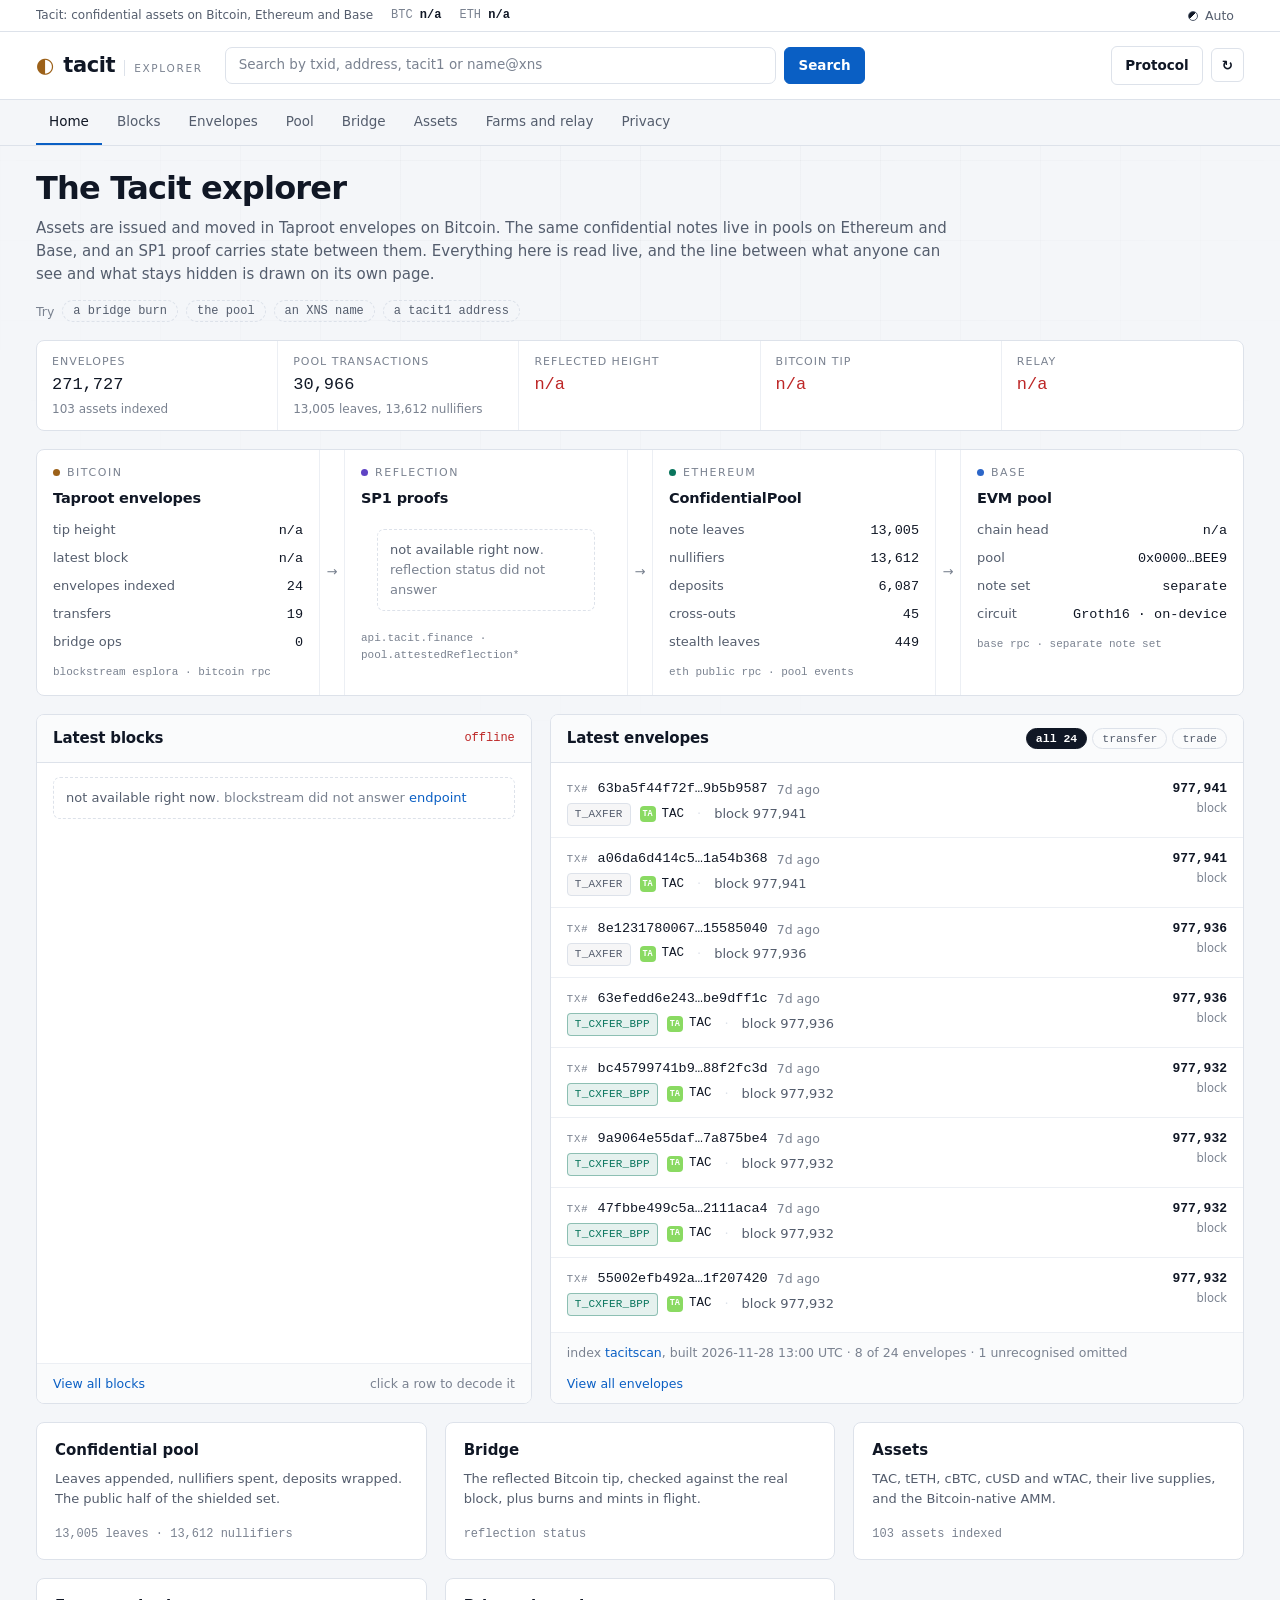
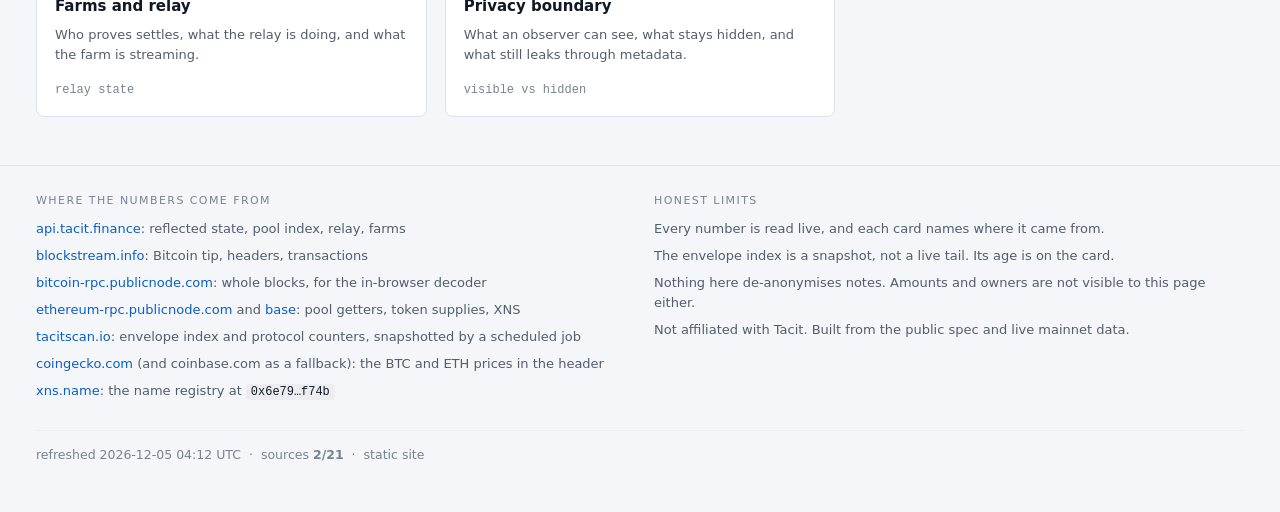
<file: index.html>
<!doctype html>
<html lang="en" data-theme="dark">
<head>
<meta charset="utf-8" />
<meta name="viewport" content="width=device-width, initial-scale=1" />
<title>Tacit Explorer: envelopes, pools and the bridge</title>
<meta name="description" content="A block explorer for Tacit: taproot envelopes on Bitcoin, confidential pools on Ethereum and Base, the bridge between them, and a plain line between what is public and what is not." />
<meta name="color-scheme" content="dark light" />
<meta property="og:title" content="Tacit Explorer: envelopes, pools and the bridge" />
<meta property="og:description" content="A block explorer for Tacit: taproot envelopes on Bitcoin, confidential pools on Ethereum and Base, the bridge between them, and a plain line between what is public and what is not." />
<link rel="icon" href="./favicon.svg" type="image/svg+xml" />
<link rel="stylesheet" href="./styles.css" />
<script>
  // Set the theme before first paint so there is no flash of the wrong one.
  (function () {
    try {
      var q = new URLSearchParams(location.search).get('theme');
      var pref = (q === 'light' || q === 'dim' || q === 'dark') ? q
        : (localStorage.getItem('tacit-explorer-theme') || 'auto');
      var resolved = pref;
      if (pref === 'auto') {
        resolved = window.matchMedia && window.matchMedia('(prefers-color-scheme: light)').matches ? 'light' : 'dark';
      }
      document.documentElement.dataset.theme = resolved;
    } catch (e) { /* keep the markup default */ }
  })();
</script>
</head>
<body data-page="home">
<a class="skip" href="#main">Skip to content</a>
<main id="main"></main>
<noscript>
  <p class="noscript">This explorer reads live chain data in the browser, so it needs JavaScript. Nothing is tracked or stored.</p>
</noscript>
<script type="module" src="./js/main.js"></script>
</body>
</html>
</file>
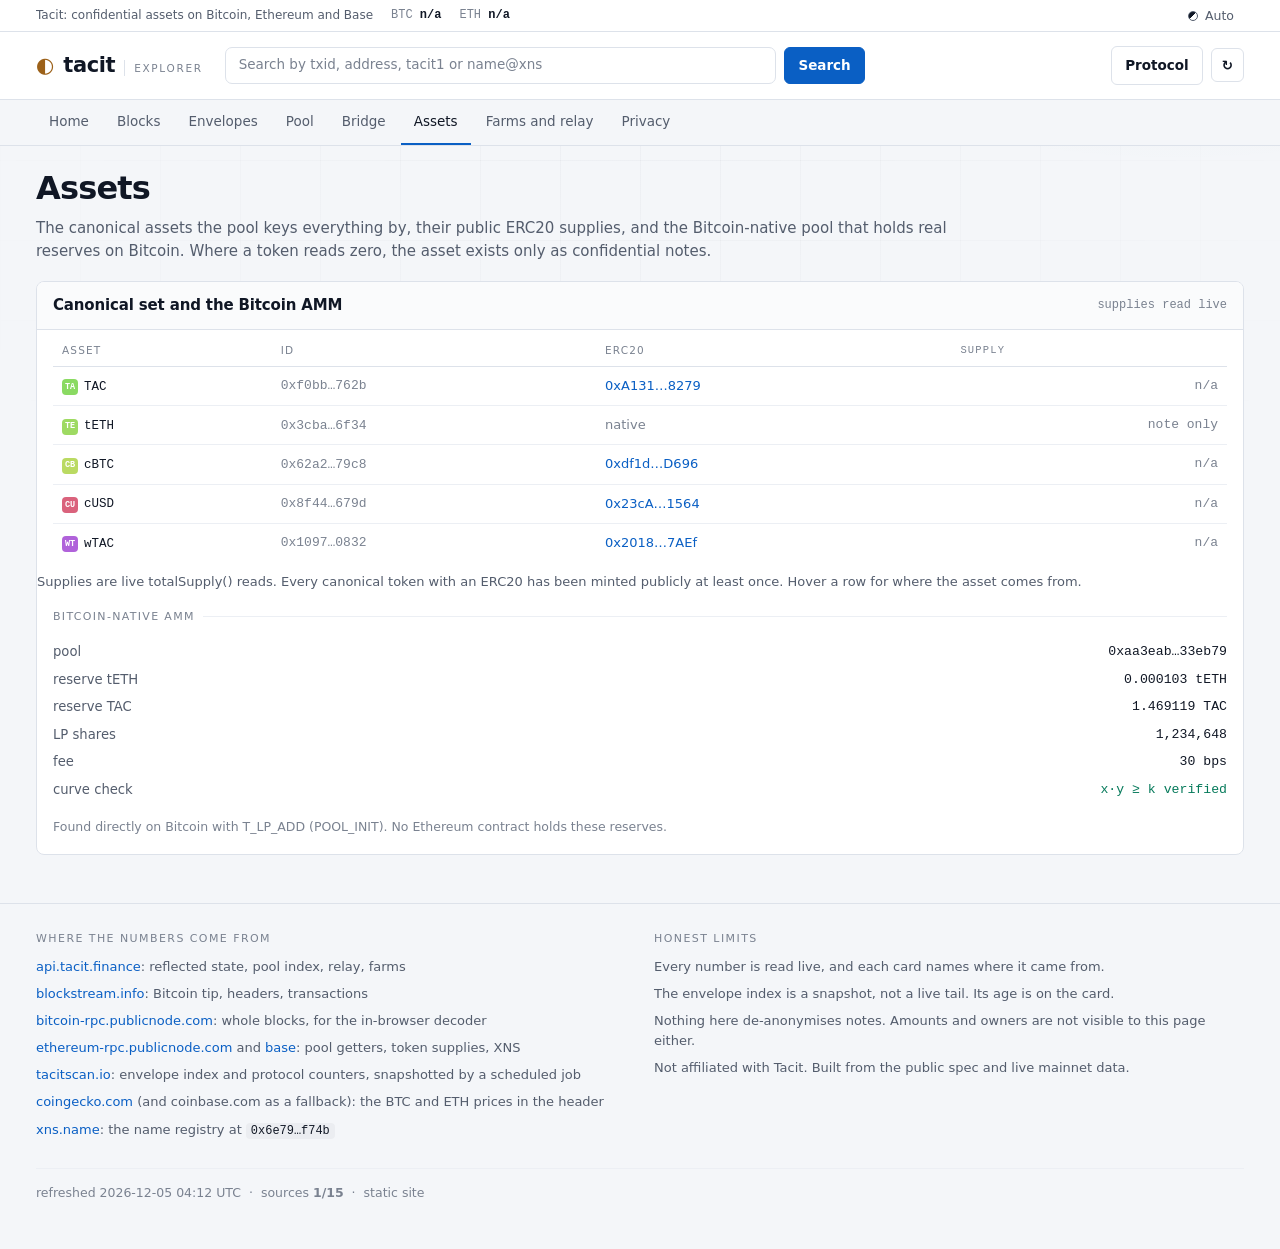
<file: assets.html>
<!doctype html>
<html lang="en" data-theme="dark">
<head>
<meta charset="utf-8" />
<meta name="viewport" content="width=device-width, initial-scale=1" />
<title>Assets · Tacit Explorer</title>
<meta name="description" content="TAC price, canonical asset supplies and the Bitcoin-native AMM." />
<meta name="color-scheme" content="dark light" />
<meta property="og:title" content="Assets · Tacit Explorer" />
<meta property="og:description" content="TAC price, canonical asset supplies and the Bitcoin-native AMM." />
<link rel="icon" href="./favicon.svg" type="image/svg+xml" />
<link rel="stylesheet" href="./styles.css" />
<script>
  // Set the theme before first paint so there is no flash of the wrong one.
  (function () {
    try {
      var q = new URLSearchParams(location.search).get('theme');
      var pref = (q === 'light' || q === 'dim' || q === 'dark') ? q
        : (localStorage.getItem('tacit-explorer-theme') || 'auto');
      var resolved = pref;
      if (pref === 'auto') {
        resolved = window.matchMedia && window.matchMedia('(prefers-color-scheme: light)').matches ? 'light' : 'dark';
      }
      document.documentElement.dataset.theme = resolved;
    } catch (e) { /* keep the markup default */ }
  })();
</script>
</head>
<body data-page="assets">
<a class="skip" href="#main">Skip to content</a>
<main id="main"></main>
<noscript>
  <p class="noscript">This explorer reads live chain data in the browser, so it needs JavaScript. Nothing is tracked or stored.</p>
</noscript>
<script type="module" src="./js/main.js"></script>
</body>
</html>
</file>
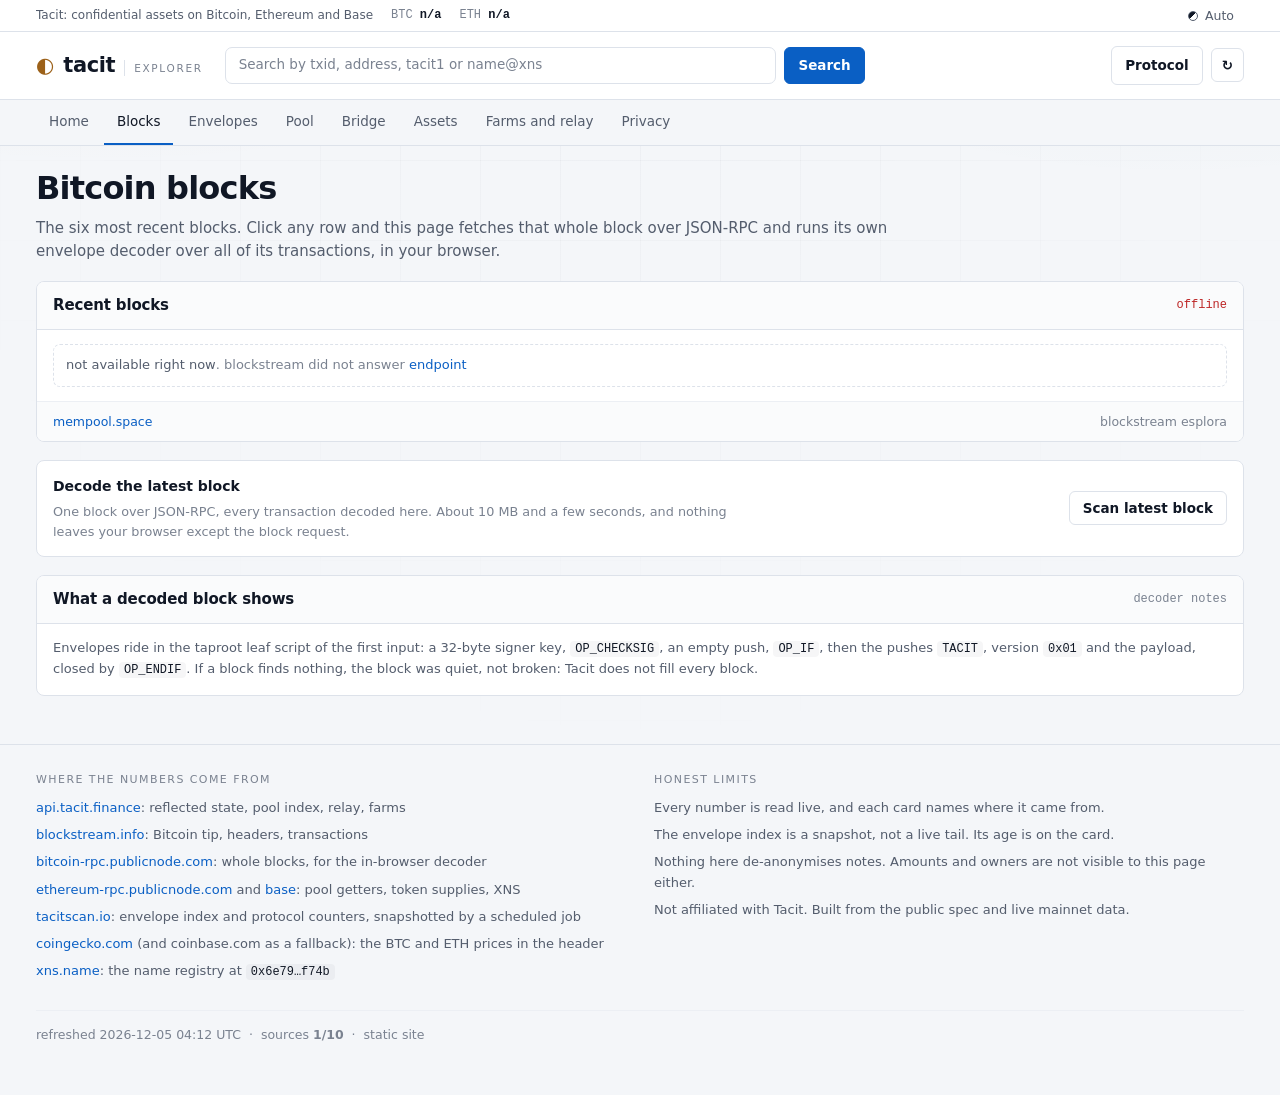
<file: blocks.html>
<!doctype html>
<html lang="en" data-theme="dark">
<head>
<meta charset="utf-8" />
<meta name="viewport" content="width=device-width, initial-scale=1" />
<title>Bitcoin blocks · Tacit Explorer</title>
<meta name="description" content="The latest Bitcoin blocks, each one decodable in the browser for Tacit envelopes." />
<meta name="color-scheme" content="dark light" />
<meta property="og:title" content="Bitcoin blocks · Tacit Explorer" />
<meta property="og:description" content="The latest Bitcoin blocks, each one decodable in the browser for Tacit envelopes." />
<link rel="icon" href="./favicon.svg" type="image/svg+xml" />
<link rel="stylesheet" href="./styles.css" />
<script>
  // Set the theme before first paint so there is no flash of the wrong one.
  (function () {
    try {
      var q = new URLSearchParams(location.search).get('theme');
      var pref = (q === 'light' || q === 'dim' || q === 'dark') ? q
        : (localStorage.getItem('tacit-explorer-theme') || 'auto');
      var resolved = pref;
      if (pref === 'auto') {
        resolved = window.matchMedia && window.matchMedia('(prefers-color-scheme: light)').matches ? 'light' : 'dark';
      }
      document.documentElement.dataset.theme = resolved;
    } catch (e) { /* keep the markup default */ }
  })();
</script>
</head>
<body data-page="blocks">
<a class="skip" href="#main">Skip to content</a>
<main id="main"></main>
<noscript>
  <p class="noscript">This explorer reads live chain data in the browser, so it needs JavaScript. Nothing is tracked or stored.</p>
</noscript>
<script type="module" src="./js/main.js"></script>
</body>
</html>
</file>
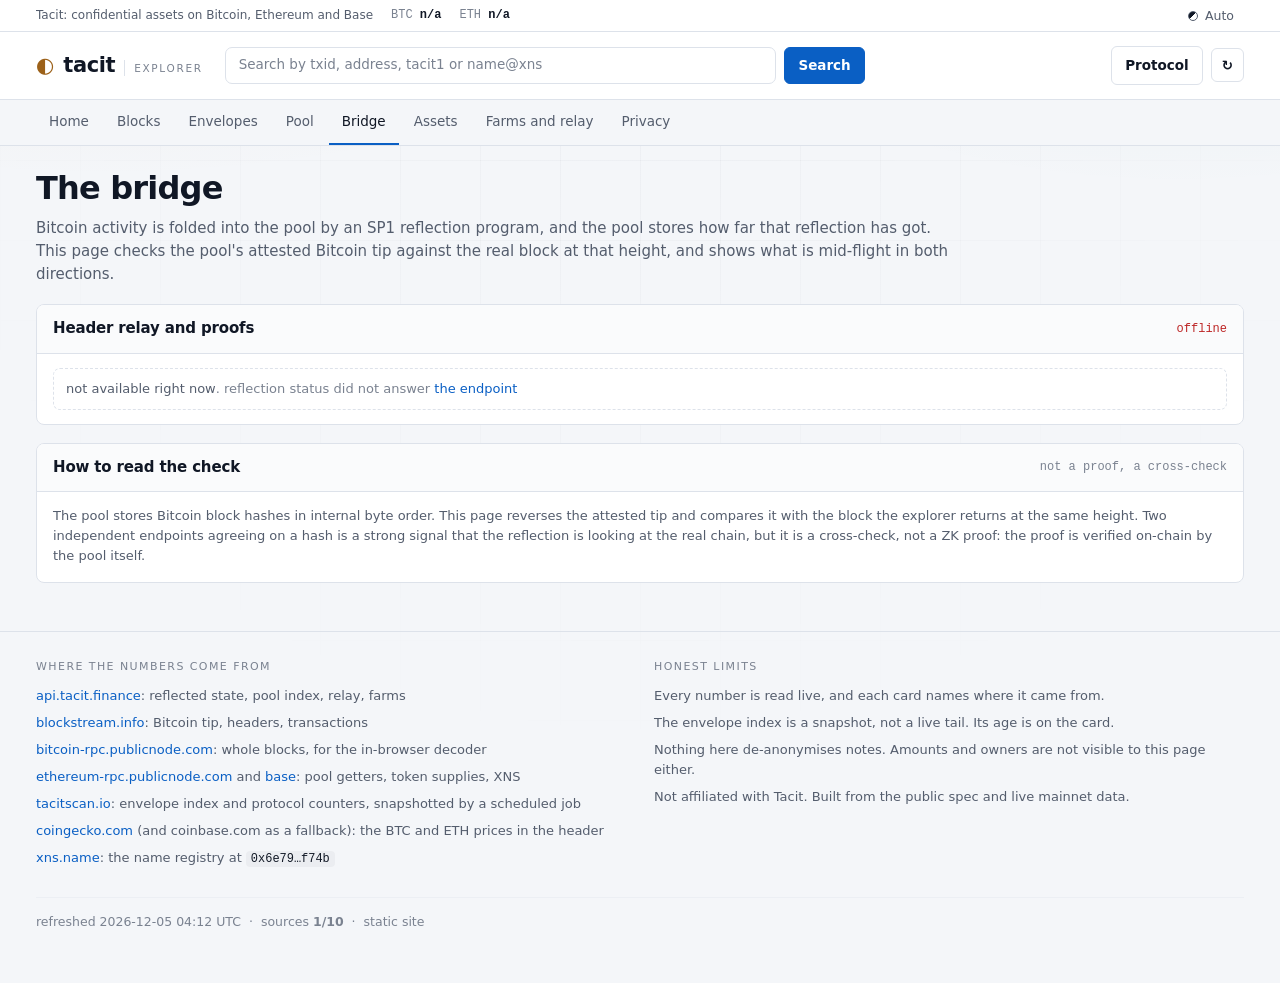
<file: bridge.html>
<!doctype html>
<html lang="en" data-theme="dark">
<head>
<meta charset="utf-8" />
<meta name="viewport" content="width=device-width, initial-scale=1" />
<title>Bridge · Tacit Explorer</title>
<meta name="description" content="The reflected Bitcoin tip verified against mainnet, plus bridge burns and mints in flight." />
<meta name="color-scheme" content="dark light" />
<meta property="og:title" content="Bridge · Tacit Explorer" />
<meta property="og:description" content="The reflected Bitcoin tip verified against mainnet, plus bridge burns and mints in flight." />
<link rel="icon" href="./favicon.svg" type="image/svg+xml" />
<link rel="stylesheet" href="./styles.css" />
<script>
  // Set the theme before first paint so there is no flash of the wrong one.
  (function () {
    try {
      var q = new URLSearchParams(location.search).get('theme');
      var pref = (q === 'light' || q === 'dim' || q === 'dark') ? q
        : (localStorage.getItem('tacit-explorer-theme') || 'auto');
      var resolved = pref;
      if (pref === 'auto') {
        resolved = window.matchMedia && window.matchMedia('(prefers-color-scheme: light)').matches ? 'light' : 'dark';
      }
      document.documentElement.dataset.theme = resolved;
    } catch (e) { /* keep the markup default */ }
  })();
</script>
</head>
<body data-page="bridge">
<a class="skip" href="#main">Skip to content</a>
<main id="main"></main>
<noscript>
  <p class="noscript">This explorer reads live chain data in the browser, so it needs JavaScript. Nothing is tracked or stored.</p>
</noscript>
<script type="module" src="./js/main.js"></script>
</body>
</html>
</file>
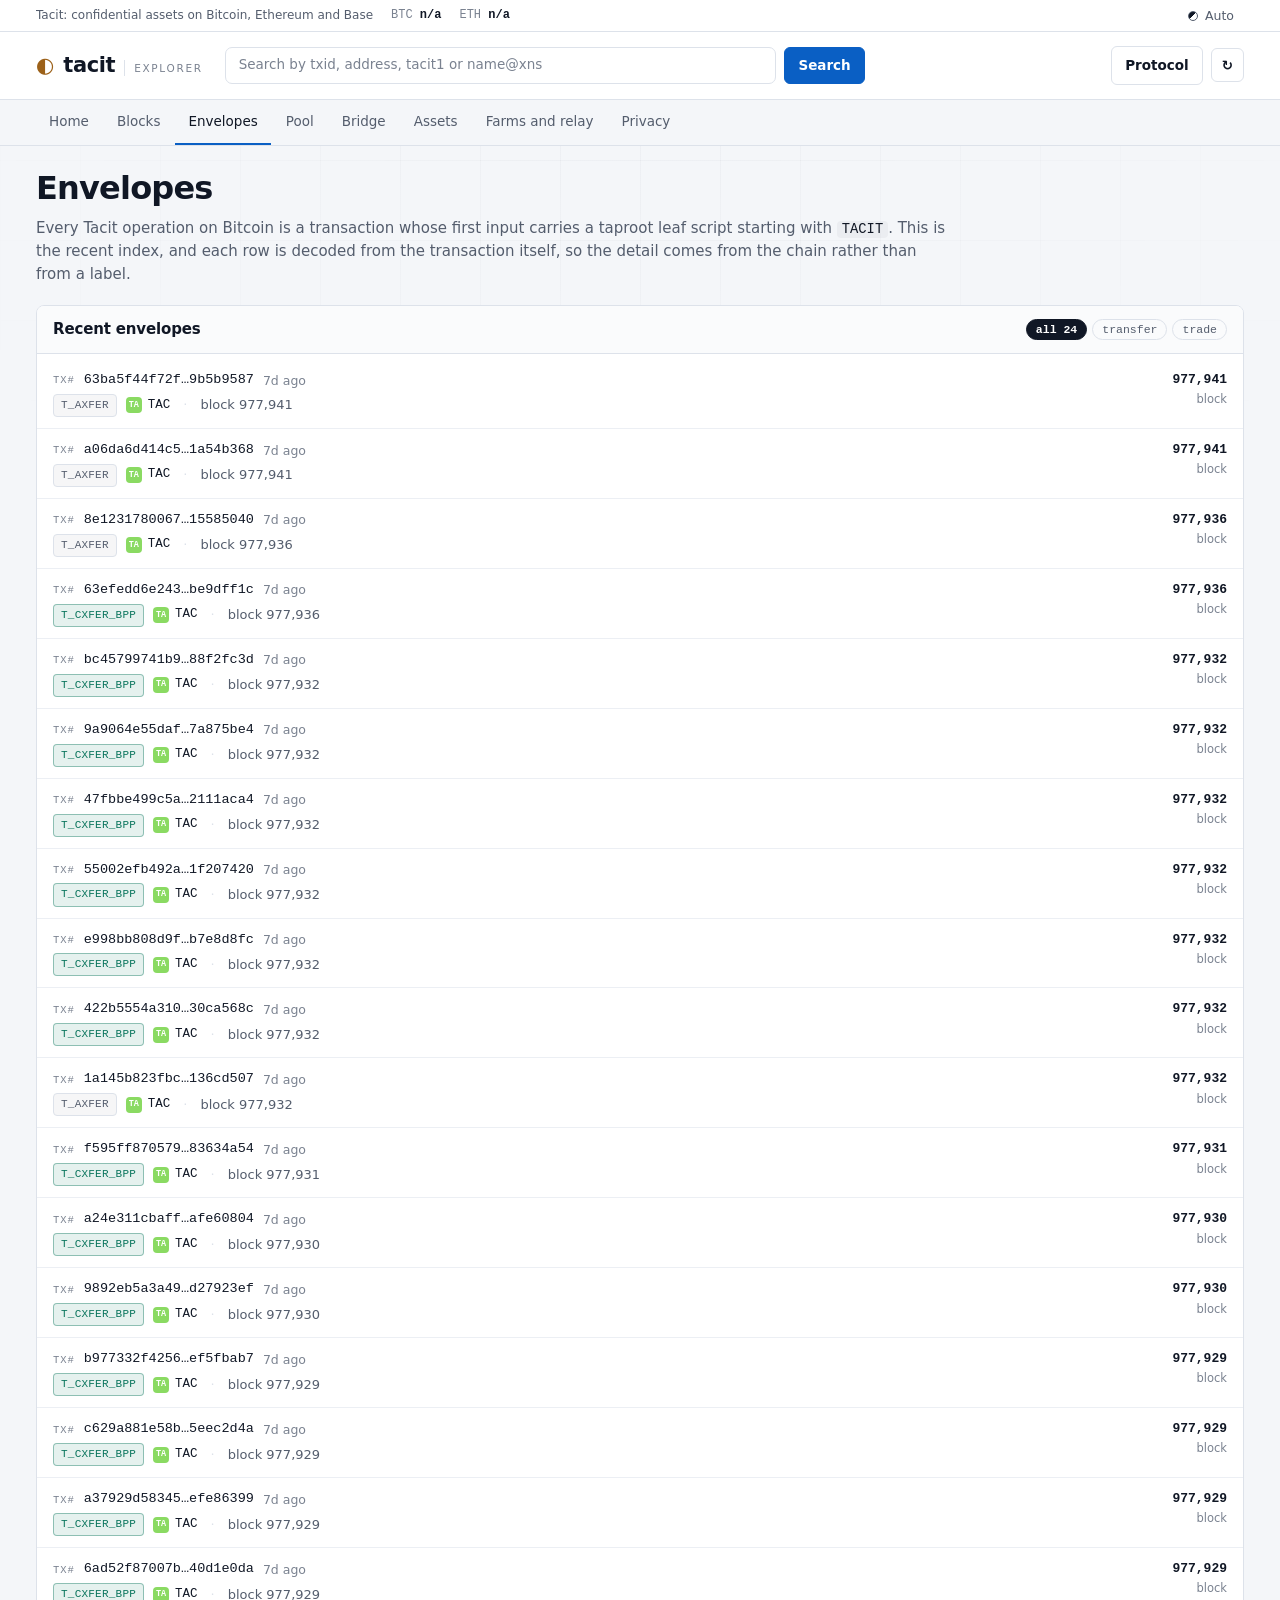
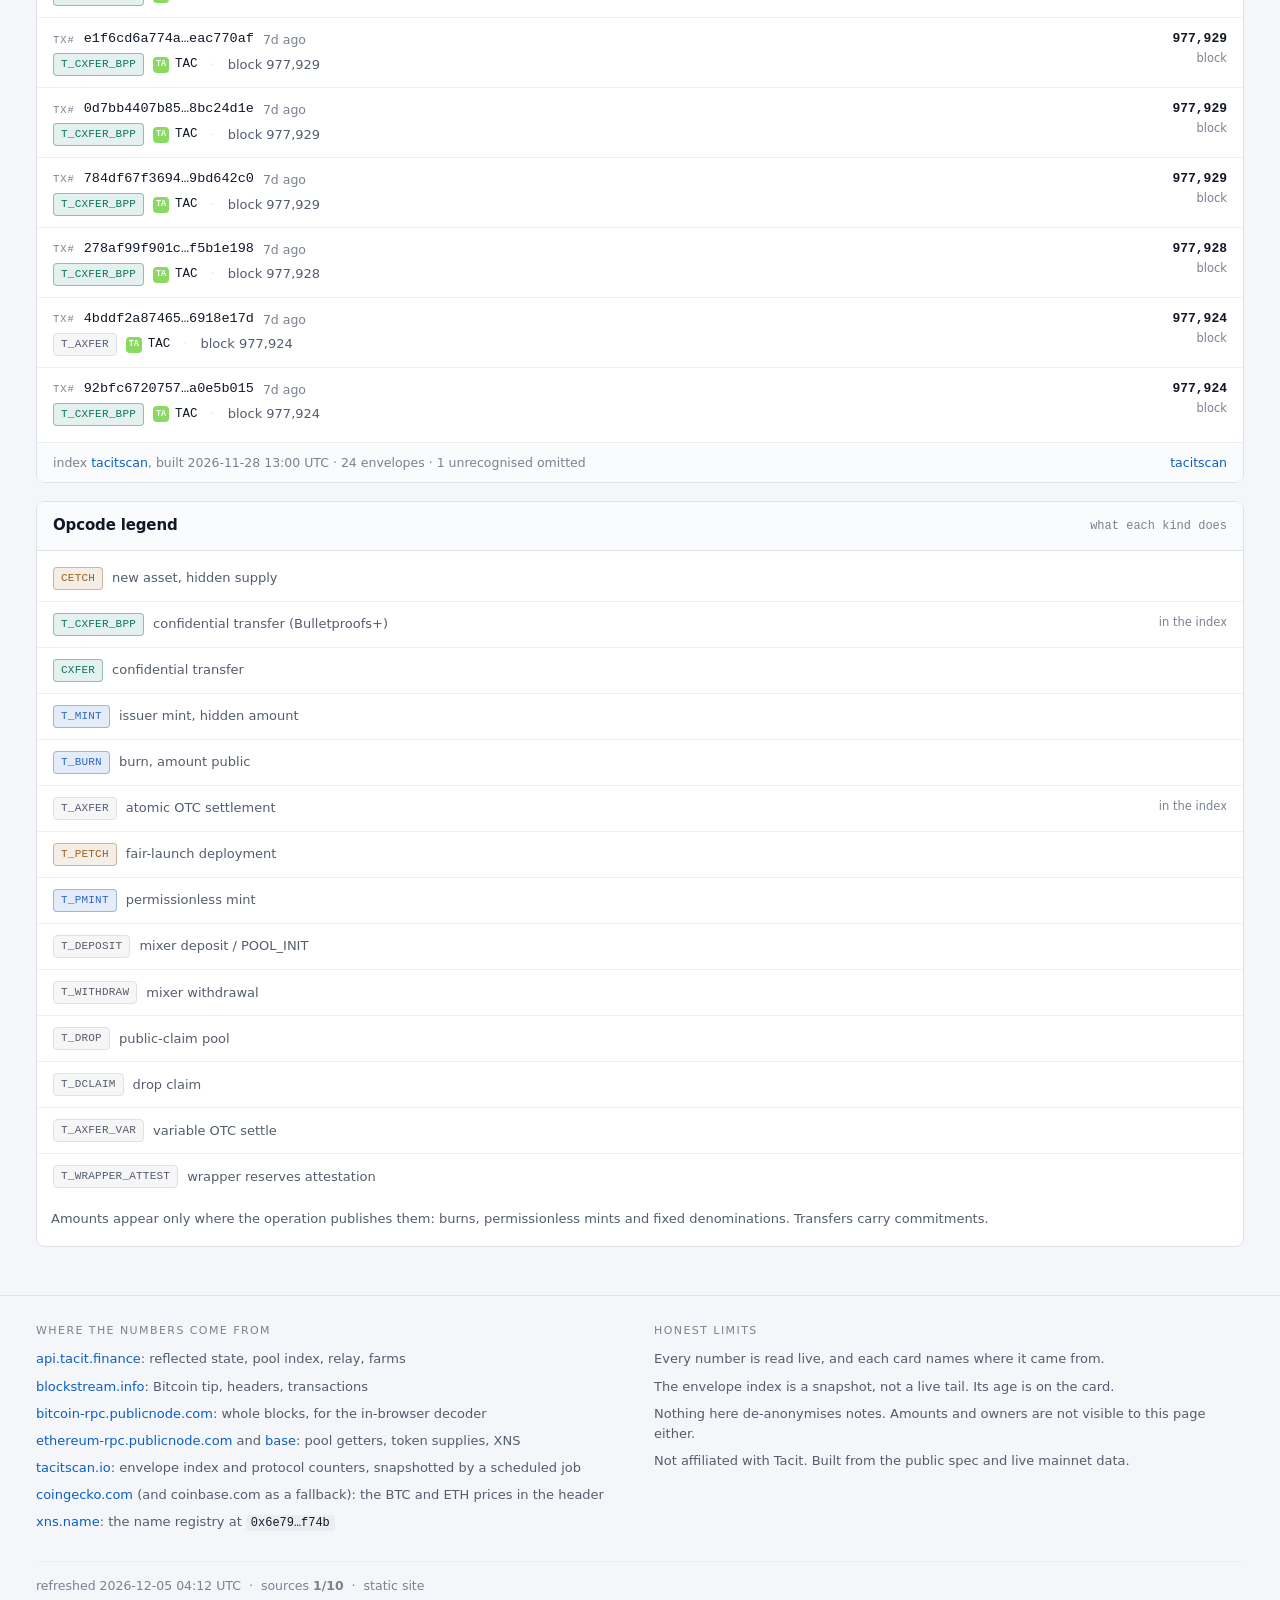
<file: envelopes.html>
<!doctype html>
<html lang="en" data-theme="dark">
<head>
<meta charset="utf-8" />
<meta name="viewport" content="width=device-width, initial-scale=1" />
<title>Envelopes · Tacit Explorer</title>
<meta name="description" content="Recent Tacit envelopes on Bitcoin, decoded from the transactions themselves." />
<meta name="color-scheme" content="dark light" />
<meta property="og:title" content="Envelopes · Tacit Explorer" />
<meta property="og:description" content="Recent Tacit envelopes on Bitcoin, decoded from the transactions themselves." />
<link rel="icon" href="./favicon.svg" type="image/svg+xml" />
<link rel="stylesheet" href="./styles.css" />
<script>
  // Set the theme before first paint so there is no flash of the wrong one.
  (function () {
    try {
      var q = new URLSearchParams(location.search).get('theme');
      var pref = (q === 'light' || q === 'dim' || q === 'dark') ? q
        : (localStorage.getItem('tacit-explorer-theme') || 'auto');
      var resolved = pref;
      if (pref === 'auto') {
        resolved = window.matchMedia && window.matchMedia('(prefers-color-scheme: light)').matches ? 'light' : 'dark';
      }
      document.documentElement.dataset.theme = resolved;
    } catch (e) { /* keep the markup default */ }
  })();
</script>
</head>
<body data-page="envelopes">
<a class="skip" href="#main">Skip to content</a>
<main id="main"></main>
<noscript>
  <p class="noscript">This explorer reads live chain data in the browser, so it needs JavaScript. Nothing is tracked or stored.</p>
</noscript>
<script type="module" src="./js/main.js"></script>
</body>
</html>
</file>
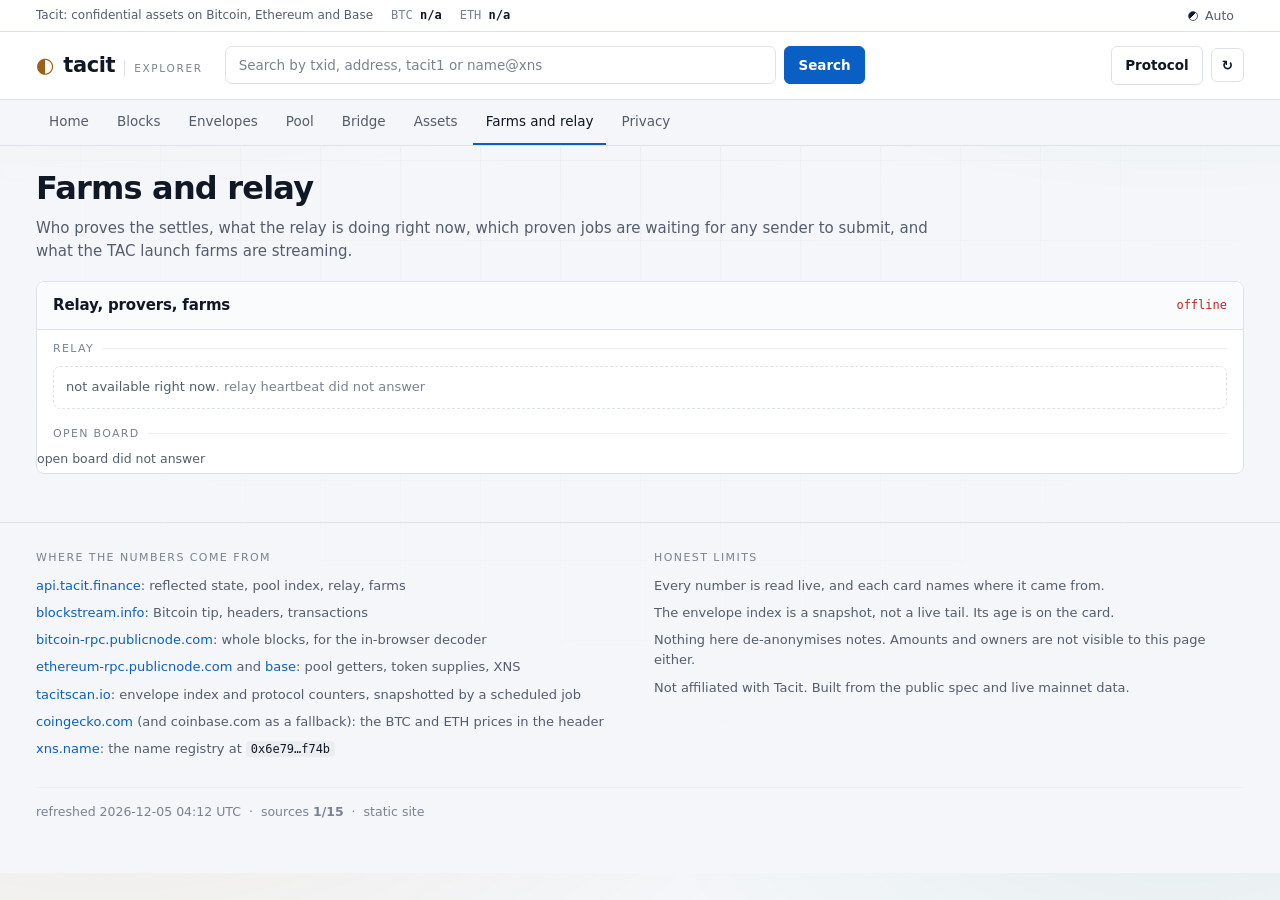
<file: farms.html>
<!doctype html>
<html lang="en" data-theme="dark">
<head>
<meta charset="utf-8" />
<meta name="viewport" content="width=device-width, initial-scale=1" />
<title>Farms and relay · Tacit Explorer</title>
<meta name="description" content="Relay state, provers, open board and the TAC launch farms." />
<meta name="color-scheme" content="dark light" />
<meta property="og:title" content="Farms and relay · Tacit Explorer" />
<meta property="og:description" content="Relay state, provers, open board and the TAC launch farms." />
<link rel="icon" href="./favicon.svg" type="image/svg+xml" />
<link rel="stylesheet" href="./styles.css" />
<script>
  // Set the theme before first paint so there is no flash of the wrong one.
  (function () {
    try {
      var q = new URLSearchParams(location.search).get('theme');
      var pref = (q === 'light' || q === 'dim' || q === 'dark') ? q
        : (localStorage.getItem('tacit-explorer-theme') || 'auto');
      var resolved = pref;
      if (pref === 'auto') {
        resolved = window.matchMedia && window.matchMedia('(prefers-color-scheme: light)').matches ? 'light' : 'dark';
      }
      document.documentElement.dataset.theme = resolved;
    } catch (e) { /* keep the markup default */ }
  })();
</script>
</head>
<body data-page="farms">
<a class="skip" href="#main">Skip to content</a>
<main id="main"></main>
<noscript>
  <p class="noscript">This explorer reads live chain data in the browser, so it needs JavaScript. Nothing is tracked or stored.</p>
</noscript>
<script type="module" src="./js/main.js"></script>
</body>
</html>
</file>
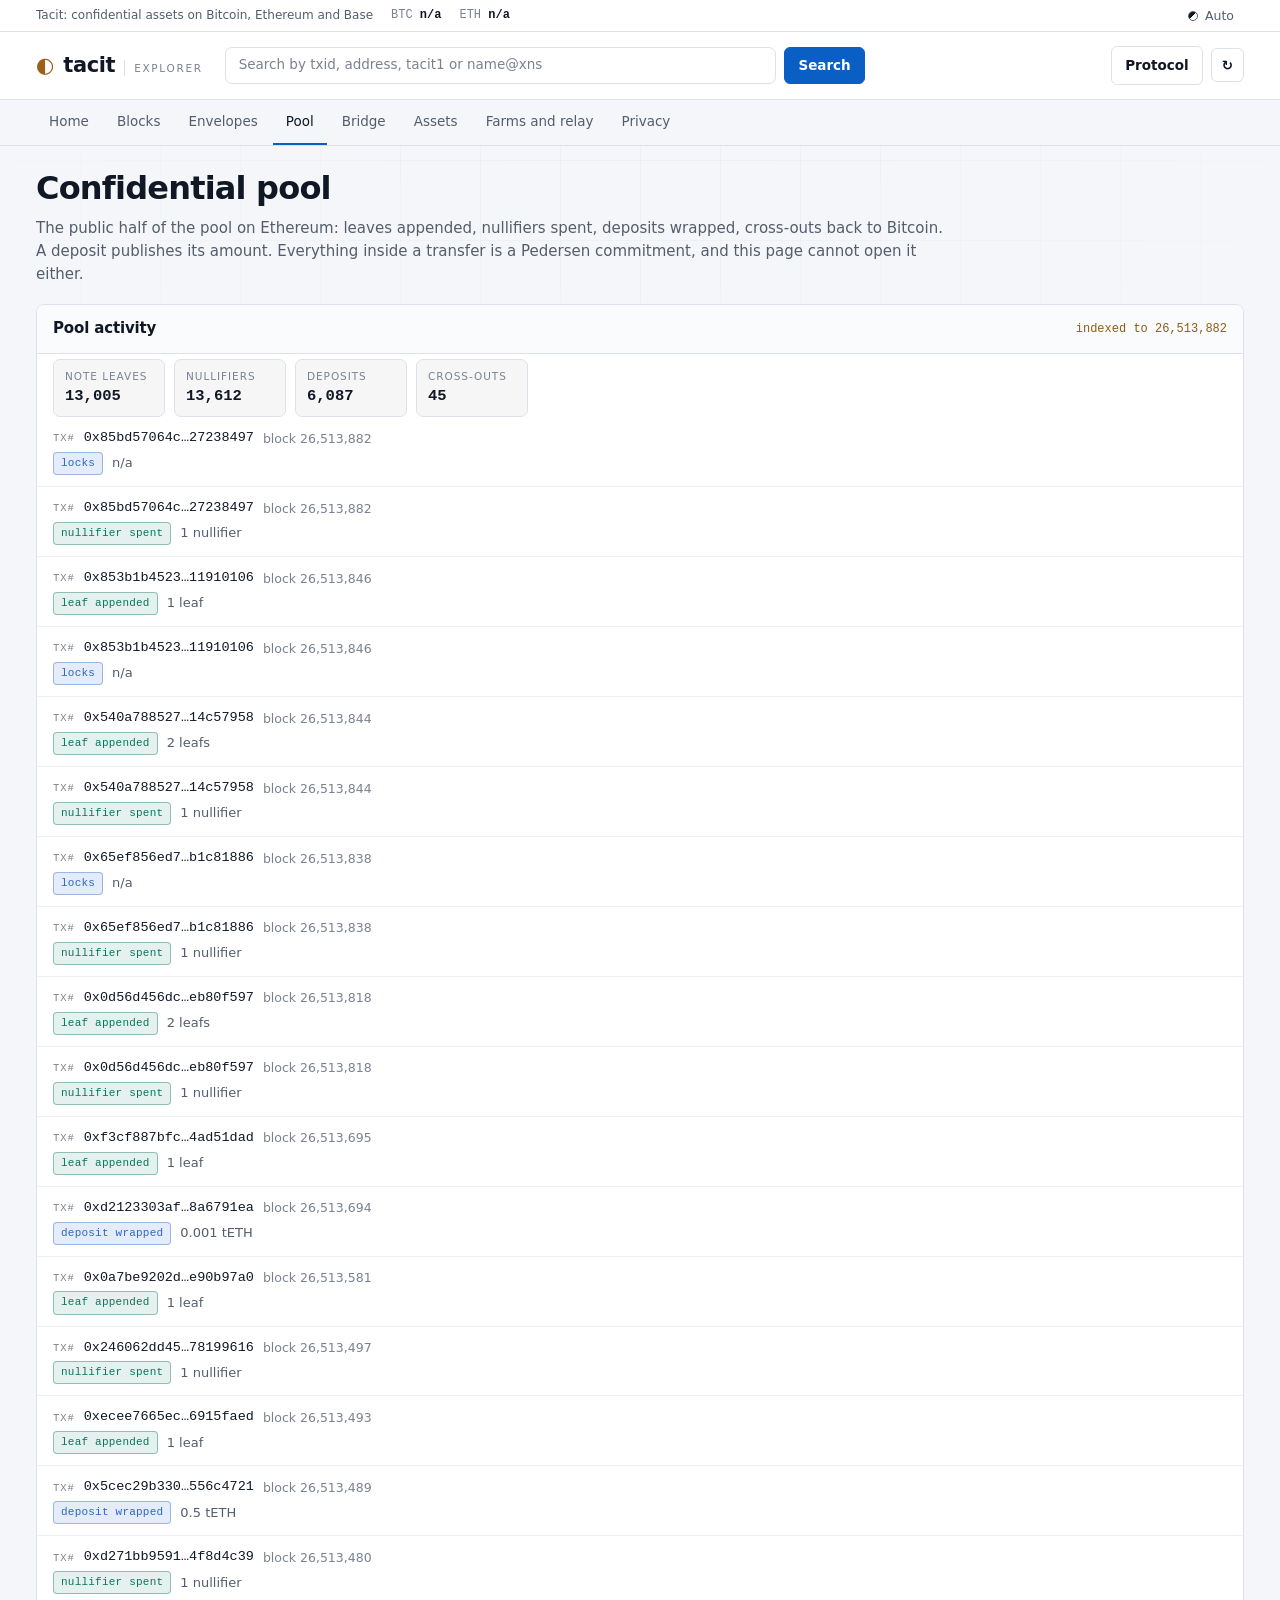
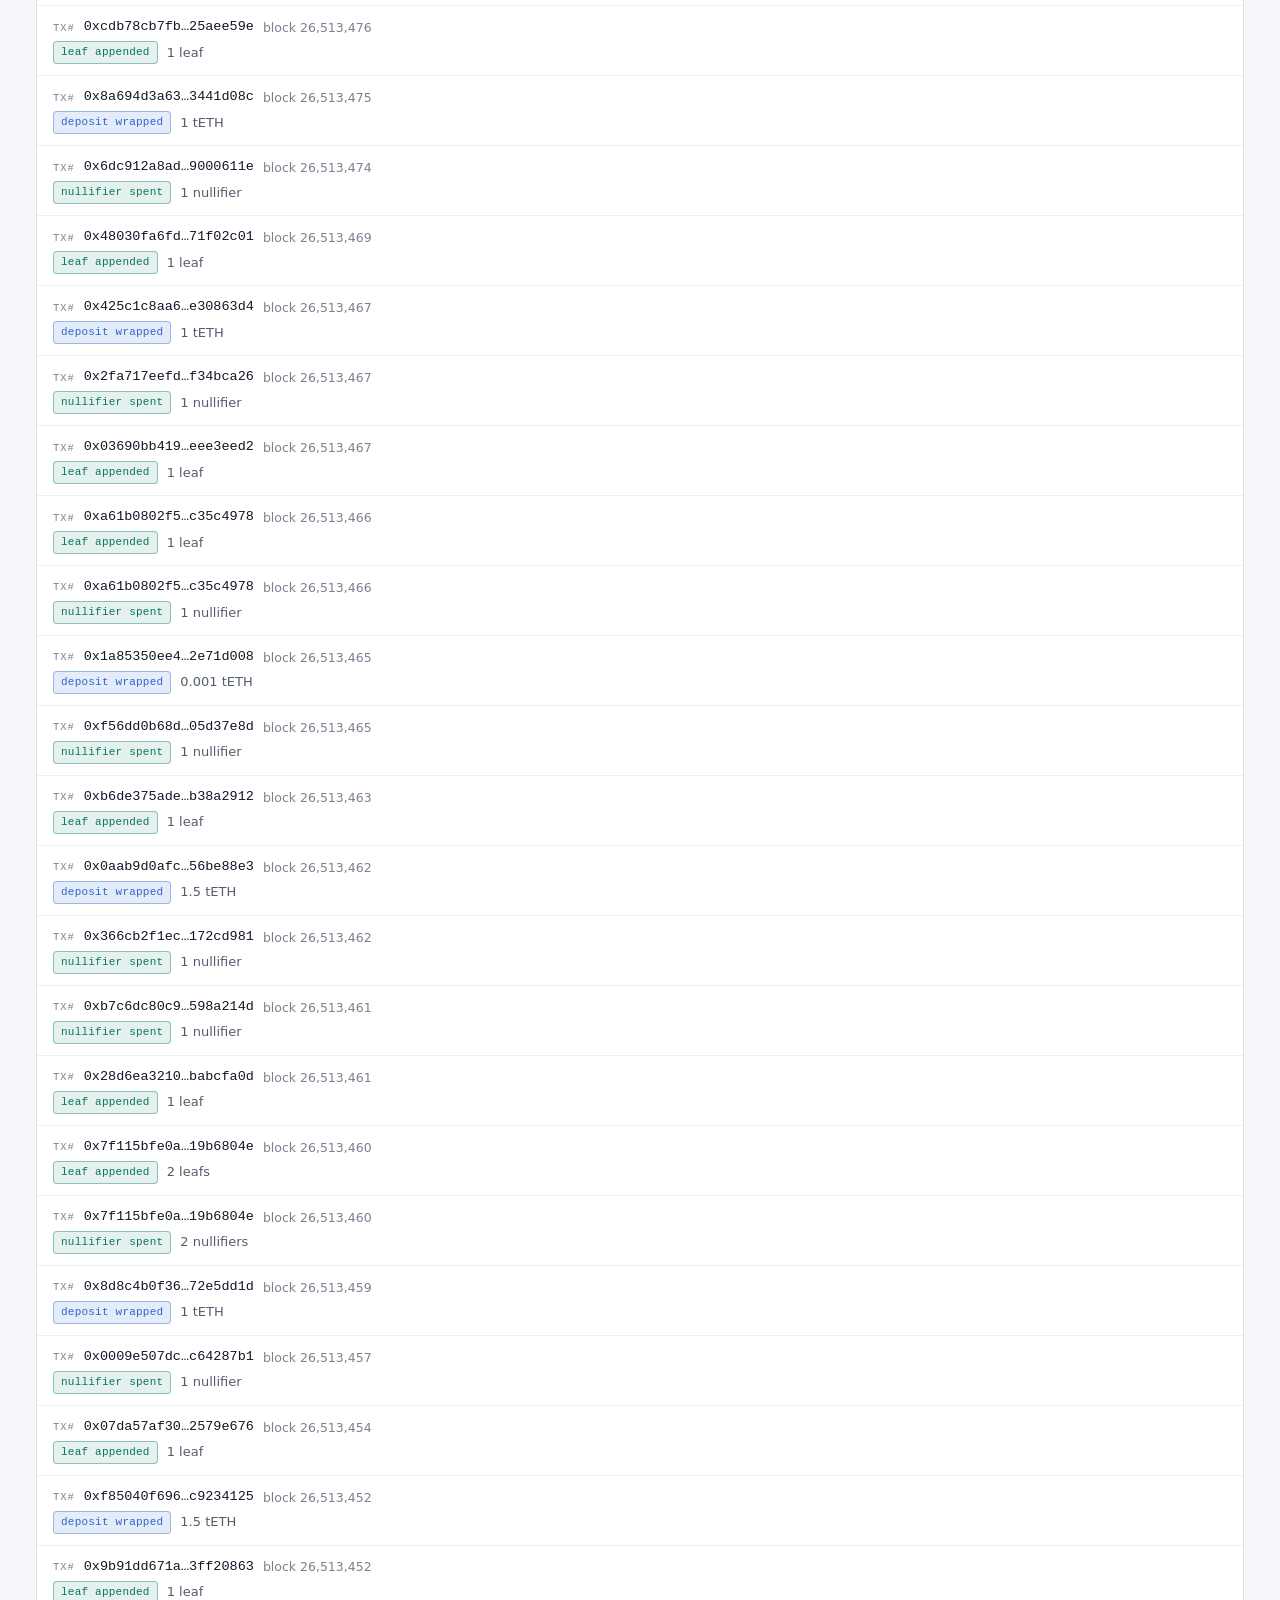
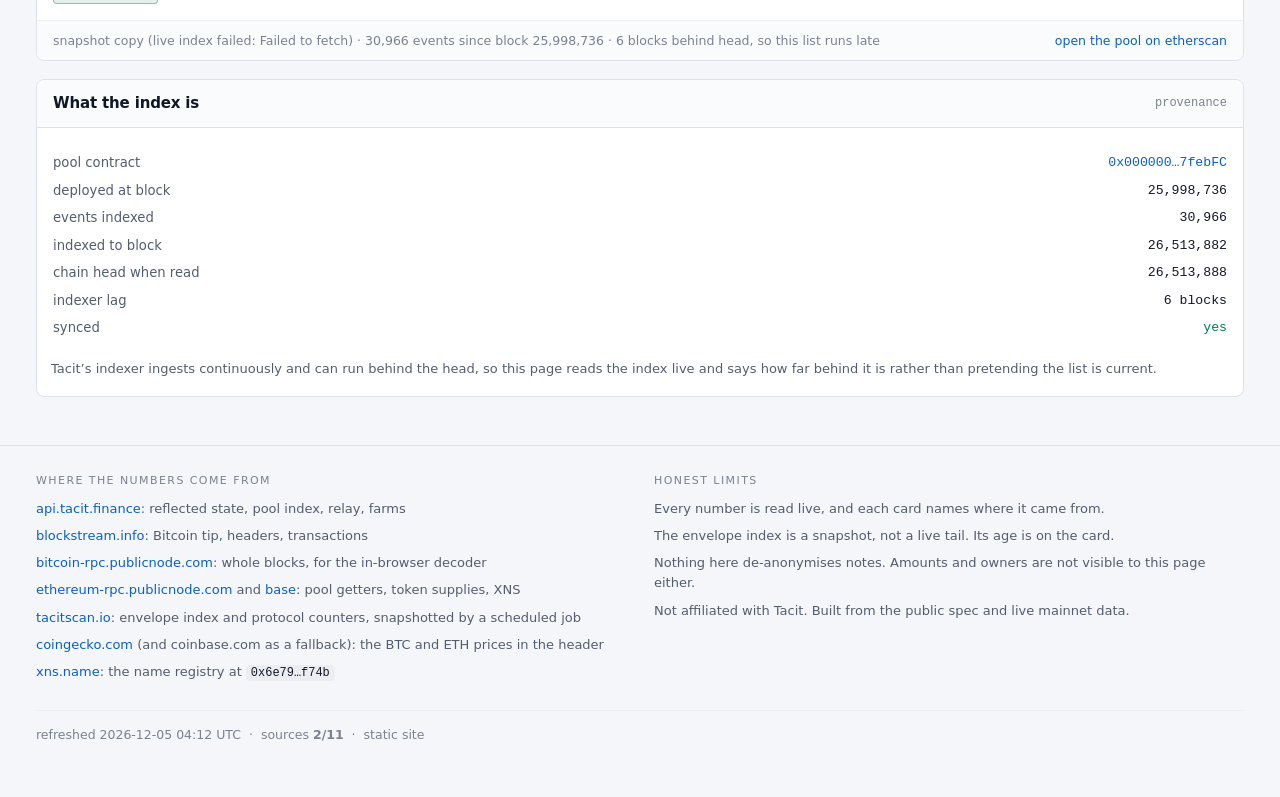
<file: pool.html>
<!doctype html>
<html lang="en" data-theme="dark">
<head>
<meta charset="utf-8" />
<meta name="viewport" content="width=device-width, initial-scale=1" />
<title>Confidential pool · Tacit Explorer</title>
<meta name="description" content="Public activity of the Tacit confidential pool on Ethereum: leaves, nullifiers, deposits and cross-outs." />
<meta name="color-scheme" content="dark light" />
<meta property="og:title" content="Confidential pool · Tacit Explorer" />
<meta property="og:description" content="Public activity of the Tacit confidential pool on Ethereum: leaves, nullifiers, deposits and cross-outs." />
<link rel="icon" href="./favicon.svg" type="image/svg+xml" />
<link rel="stylesheet" href="./styles.css" />
<script>
  // Set the theme before first paint so there is no flash of the wrong one.
  (function () {
    try {
      var q = new URLSearchParams(location.search).get('theme');
      var pref = (q === 'light' || q === 'dim' || q === 'dark') ? q
        : (localStorage.getItem('tacit-explorer-theme') || 'auto');
      var resolved = pref;
      if (pref === 'auto') {
        resolved = window.matchMedia && window.matchMedia('(prefers-color-scheme: light)').matches ? 'light' : 'dark';
      }
      document.documentElement.dataset.theme = resolved;
    } catch (e) { /* keep the markup default */ }
  })();
</script>
</head>
<body data-page="pool">
<a class="skip" href="#main">Skip to content</a>
<main id="main"></main>
<noscript>
  <p class="noscript">This explorer reads live chain data in the browser, so it needs JavaScript. Nothing is tracked or stored.</p>
</noscript>
<script type="module" src="./js/main.js"></script>
</body>
</html>
</file>
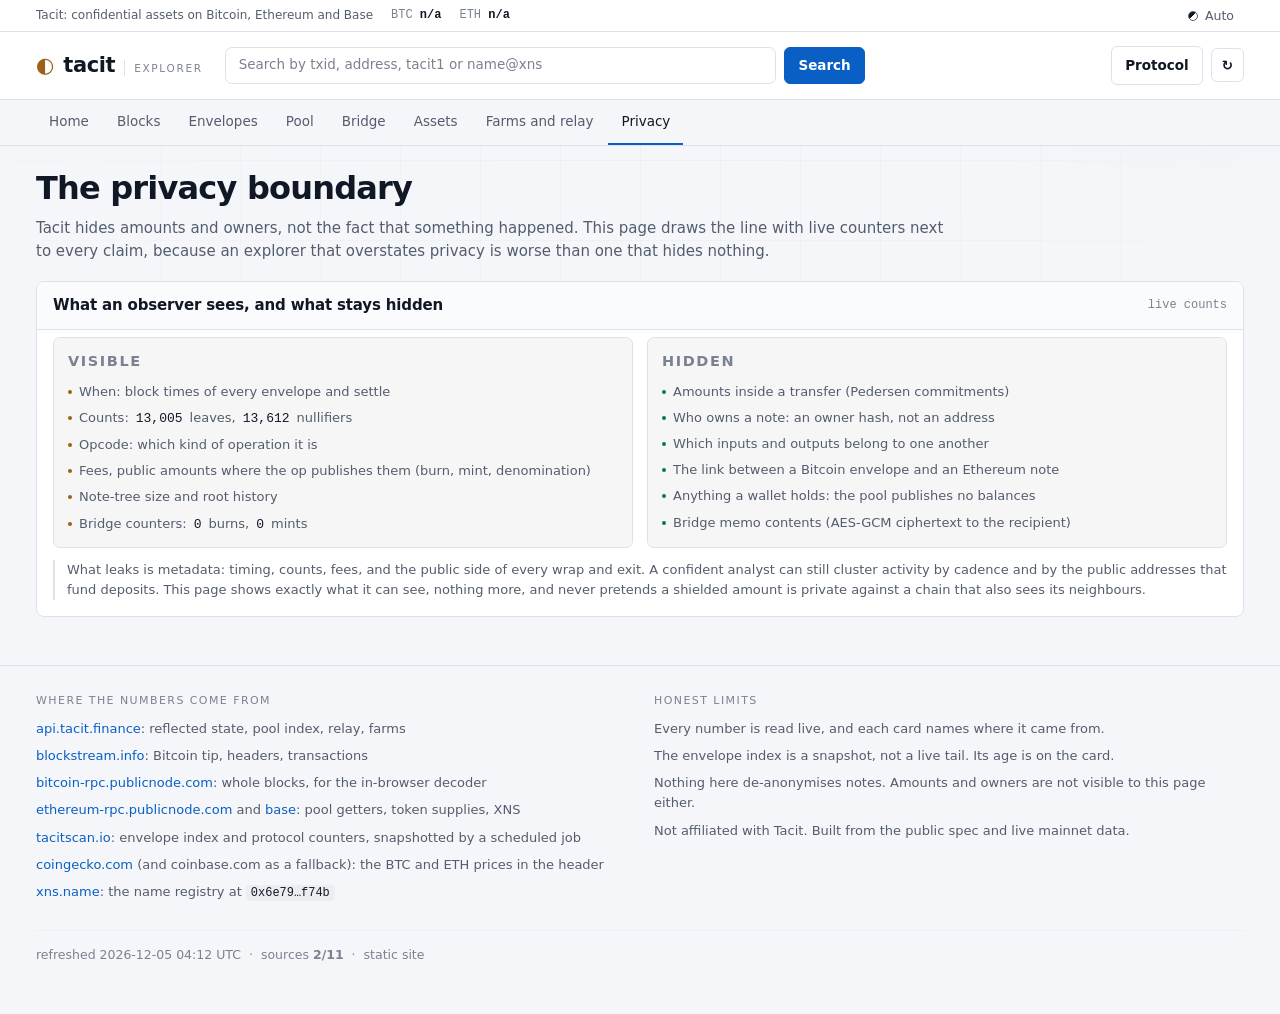
<file: privacy.html>
<!doctype html>
<html lang="en" data-theme="dark">
<head>
<meta charset="utf-8" />
<meta name="viewport" content="width=device-width, initial-scale=1" />
<title>Privacy boundary · Tacit Explorer</title>
<meta name="description" content="What an observer can see on Tacit, what stays hidden, and what still leaks." />
<meta name="color-scheme" content="dark light" />
<meta property="og:title" content="Privacy boundary · Tacit Explorer" />
<meta property="og:description" content="What an observer can see on Tacit, what stays hidden, and what still leaks." />
<link rel="icon" href="./favicon.svg" type="image/svg+xml" />
<link rel="stylesheet" href="./styles.css" />
<script>
  // Set the theme before first paint so there is no flash of the wrong one.
  (function () {
    try {
      var q = new URLSearchParams(location.search).get('theme');
      var pref = (q === 'light' || q === 'dim' || q === 'dark') ? q
        : (localStorage.getItem('tacit-explorer-theme') || 'auto');
      var resolved = pref;
      if (pref === 'auto') {
        resolved = window.matchMedia && window.matchMedia('(prefers-color-scheme: light)').matches ? 'light' : 'dark';
      }
      document.documentElement.dataset.theme = resolved;
    } catch (e) { /* keep the markup default */ }
  })();
</script>
</head>
<body data-page="privacy">
<a class="skip" href="#main">Skip to content</a>
<main id="main"></main>
<noscript>
  <p class="noscript">This explorer reads live chain data in the browser, so it needs JavaScript. Nothing is tracked or stored.</p>
</noscript>
<script type="module" src="./js/main.js"></script>
</body>
</html>
</file>
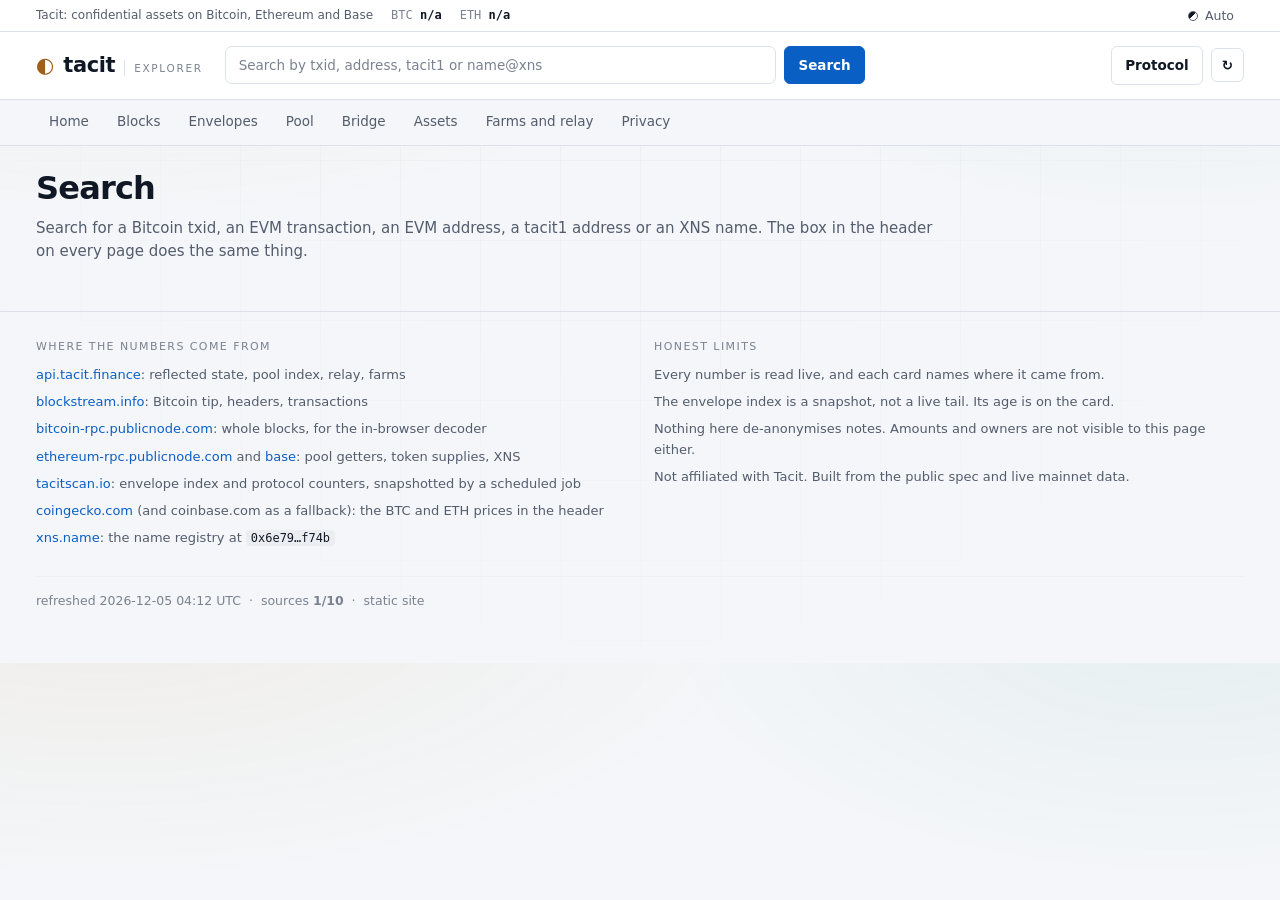
<file: search.html>
<!doctype html>
<html lang="en" data-theme="dark">
<head>
<meta charset="utf-8" />
<meta name="viewport" content="width=device-width, initial-scale=1" />
<title>Search · Tacit Explorer</title>
<meta name="description" content="Look up a Bitcoin transaction, an EVM transaction or address, a tacit1 address or an XNS name." />
<meta name="color-scheme" content="dark light" />
<meta property="og:title" content="Search · Tacit Explorer" />
<meta property="og:description" content="Look up a Bitcoin transaction, an EVM transaction or address, a tacit1 address or an XNS name." />
<link rel="icon" href="./favicon.svg" type="image/svg+xml" />
<link rel="stylesheet" href="./styles.css" />
<script>
  // Set the theme before first paint so there is no flash of the wrong one.
  (function () {
    try {
      var q = new URLSearchParams(location.search).get('theme');
      var pref = (q === 'light' || q === 'dim' || q === 'dark') ? q
        : (localStorage.getItem('tacit-explorer-theme') || 'auto');
      var resolved = pref;
      if (pref === 'auto') {
        resolved = window.matchMedia && window.matchMedia('(prefers-color-scheme: light)').matches ? 'light' : 'dark';
      }
      document.documentElement.dataset.theme = resolved;
    } catch (e) { /* keep the markup default */ }
  })();
</script>
</head>
<body data-page="search">
<a class="skip" href="#main">Skip to content</a>
<main id="main"></main>
<noscript>
  <p class="noscript">This explorer reads live chain data in the browser, so it needs JavaScript. Nothing is tracked or stored.</p>
</noscript>
<script type="module" src="./js/main.js"></script>
</body>
</html>
</file>
<file: styles.css>
/* Tacit Explorer.
   Layout follows a block explorer: utility bar, logo + search, nav row, live
   stat strip, then one section per page. Three themes: light, dim, dark.
   Type is tuned for desktop reading first, then re-flowed for phones: sizes
   stay readable, only padding and column counts change. */

:root,
[data-theme="dark"] {
  color-scheme: dark;
  --bg: #0b0d11;
  --bg-glow-1: rgba(242, 181, 68, 0.05);
  --bg-glow-2: rgba(67, 217, 173, 0.045);
  --bg-grid: rgba(255, 255, 255, 0.018);
  --util: #080a0d;
  --card: #0f1218;
  --card-head: #151a24;
  --card-foot: #0d1015;
  --raise: rgba(255, 255, 255, 0.035);
  --hover: rgba(255, 255, 255, 0.04);
  --line: #232a37;
  --line-soft: #1a1f29;
  --text: #e9ecf2;
  --muted: #a3abba;
  --dim: #757e8e;
  --link: #82b0ff;
  --amber: #f2b544;
  --mint: #43d9ad;
  --violet: #a78bfa;
  --blue: #7aa2f7;
  --ok: #43d9ad;
  --warn: #f2b544;
  --bad: #f87171;
  --ok-soft: rgba(67, 217, 173, 0.12);
  --warn-soft: rgba(242, 181, 68, 0.12);
  --bad-soft: rgba(248, 113, 113, 0.12);
  --shadow: 0 16px 40px rgba(0, 0, 0, 0.5);
  --tag-ink: #0a0c10;
  --radius: 10px;
  --mono: ui-monospace, "SF Mono", "JetBrains Mono", "Cascadia Mono", Menlo, Consolas, monospace;
  --sans: ui-sans-serif, system-ui, -apple-system, "Segoe UI", Inter, Roboto, Helvetica, Arial, sans-serif;
}

[data-theme="dim"] {
  color-scheme: dark;
  --bg: #171a20;
  --bg-glow-1: rgba(242, 181, 68, 0.04);
  --bg-glow-2: rgba(67, 217, 173, 0.03);
  --bg-grid: rgba(255, 255, 255, 0.016);
  --util: #12151a;
  --card: #1c2027;
  --card-head: #232832;
  --card-foot: #191d23;
  --raise: rgba(255, 255, 255, 0.04);
  --hover: rgba(255, 255, 255, 0.055);
  --line: #303744;
  --line-soft: #272d38;
  --text: #eaedf3;
  --muted: #aab2bf;
  --dim: #7d8695;
  --link: #93b9ff;
  --amber: #f2b544;
  --mint: #4ddcb0;
  --violet: #b09bfb;
  --blue: #86acf8;
  --ok: #4ddcb0;
  --warn: #f2b544;
  --bad: #fb8a8a;
  --ok-soft: rgba(77, 220, 176, 0.14);
  --warn-soft: rgba(242, 181, 68, 0.14);
  --bad-soft: rgba(251, 138, 138, 0.14);
  --shadow: 0 16px 40px rgba(0, 0, 0, 0.4);
  --tag-ink: #0a0c10;
  --radius: 10px;
}

[data-theme="light"] {
  color-scheme: light;
  --bg: #f4f6f9;
  --bg-glow-1: rgba(180, 120, 20, 0.07);
  --bg-glow-2: rgba(10, 130, 100, 0.06);
  --bg-grid: rgba(15, 23, 42, 0.035);
  --util: #ffffff;
  --card: #ffffff;
  --card-head: #fafbfc;
  --card-foot: #fafbfc;
  --raise: rgba(15, 23, 42, 0.035);
  --hover: rgba(15, 23, 42, 0.04);
  --line: #dde2ea;
  --line-soft: #eceff4;
  --text: #101725;
  --muted: #545d6d;
  --dim: #7a8290;
  --link: #0a5fc4;
  --amber: #9c6119;
  --mint: #0a755d;
  --violet: #5f43c4;
  --blue: #2c66c8;
  --ok: #067a5b;
  --warn: #8f5c12;
  --bad: #bd2626;
  --ok-soft: rgba(6, 122, 91, 0.1);
  --warn-soft: rgba(143, 92, 18, 0.1);
  --bad-soft: rgba(189, 38, 38, 0.1);
  --shadow: 0 10px 28px rgba(15, 23, 42, 0.1);
  --tag-ink: #ffffff;
  --radius: 8px;
}

* { box-sizing: border-box; }

html { scroll-behavior: smooth; }

body {
  margin: 0;
  background:
    radial-gradient(1100px 480px at 8% -12%, var(--bg-glow-1), transparent 62%),
    radial-gradient(900px 460px at 92% -8%, var(--bg-glow-2), transparent 58%),
    var(--bg);
  color: var(--text);
  font-family: var(--sans);
  font-size: 15px;
  line-height: 1.55;
  -webkit-font-smoothing: antialiased;
  text-rendering: optimizeLegibility;
}

body::before {
  content: "";
  position: fixed;
  inset: 0;
  pointer-events: none;
  background-image:
    linear-gradient(to right, var(--bg-grid) 1px, transparent 1px),
    linear-gradient(to bottom, var(--bg-grid) 1px, transparent 1px);
  background-size: 80px 80px;
  mask-image: radial-gradient(circle at 50% 0%, black, transparent 70%);
  z-index: 0;
}

a { color: var(--link); text-decoration: none; }
a:hover { text-decoration: underline; }
code {
  font-family: var(--mono); font-size: 0.92em; color: var(--text);
  background: var(--raise); padding: 1px 5px; border-radius: 4px;
}
.skip { position: absolute; left: -9999px; }
.skip:focus { left: 8px; top: 8px; background: var(--card); padding: 8px 12px; border-radius: 6px; z-index: 100; }
.sr-only {
  position: absolute; width: 1px; height: 1px; padding: 0; margin: -1px;
  overflow: hidden; clip: rect(0 0 0 0); white-space: nowrap; border: 0;
}

/* ---------- utility bar ---------- */
.util-bar {
  position: relative;
  z-index: 31;
  display: flex;
  align-items: center;
  gap: 18px;
  padding: 0 clamp(14px, 3.5vw, 36px);
  height: 32px;
  background: var(--util);
  border-bottom: 1px solid var(--line);
  font-size: 12px;
  color: var(--dim);
  overflow: visible;
}
.util-title { color: var(--muted); white-space: nowrap; overflow: hidden; text-overflow: ellipsis; }
.util-item { font-family: var(--mono); font-size: 12px; white-space: nowrap; }
.util-item b { color: var(--text); font-weight: 600; }
.util-item b.up { color: var(--ok); }
.util-item b.down { color: var(--bad); }
.util-price { display: inline-flex; align-items: baseline; gap: 5px; color: var(--dim); }
.util-price:hover { text-decoration: none; color: var(--text); }
.util-spacer { flex: 1; }

.theme-menu { position: relative; }
.util-button {
  display: inline-flex; align-items: center; gap: 7px;
  background: transparent; border: 1px solid transparent; border-radius: 5px;
  color: var(--muted); font-family: var(--sans); font-size: 12.5px;
  padding: 3px 9px; cursor: pointer;
}
.util-button:hover { color: var(--text); border-color: var(--line); background: var(--raise); }
.theme-dot {
  width: 10px; height: 10px; border-radius: 50%;
  background: linear-gradient(135deg, var(--text) 0 50%, transparent 50% 100%);
  border: 1px solid var(--muted);
}
.theme-list {
  position: absolute; right: 0; top: calc(100% + 6px);
  min-width: 160px; margin: 0; padding: 5px; list-style: none;
  background: var(--card); border: 1px solid var(--line); border-radius: 8px;
  box-shadow: var(--shadow); z-index: 40;
}
.theme-list[hidden] { display: none; }
.theme-list button {
  display: block; width: 100%; text-align: left;
  background: transparent; border: 0; border-radius: 5px;
  color: var(--muted); font-family: var(--sans); font-size: 13.5px;
  padding: 7px 10px; cursor: pointer;
}
.theme-list button:hover { background: var(--hover); color: var(--text); }
.theme-list button[aria-checked="true"] { color: var(--text); background: var(--raise); font-weight: 600; }

/* ---------- header ---------- */
.site-head {
  position: relative;
  z-index: 30;
  display: flex;
  align-items: center;
  gap: 22px;
  padding: 14px clamp(14px, 3.5vw, 36px);
  background: var(--util);
  border-bottom: 1px solid var(--line);
}
.logo { display: flex; align-items: baseline; gap: 9px; flex: none; color: var(--text); }
.logo:hover { text-decoration: none; }
.logo-mark { color: var(--amber); font-size: 21px; line-height: 1; }
.logo-word { font-size: 21px; font-weight: 650; letter-spacing: -0.02em; }
.logo-chip {
  font-size: 10.5px; text-transform: uppercase; letter-spacing: 0.16em; color: var(--dim);
  border-left: 1px solid var(--line); padding-left: 9px;
}

.search { flex: 1 1 auto; display: flex; gap: 8px; max-width: 640px; min-width: 0; }
.search input {
  flex: 1 1 auto; min-width: 0;
  font-family: var(--mono); font-size: 13.5px; color: var(--text);
  background: var(--card); border: 1px solid var(--line); border-radius: 7px;
  padding: 10px 13px;
  transition: border-color 120ms ease, box-shadow 120ms ease;
}
.search input::placeholder { color: var(--dim); font-family: var(--sans); }
.search input:focus { outline: none; border-color: var(--link); box-shadow: 0 0 0 3px color-mix(in srgb, var(--link) 18%, transparent); }
.head-actions { display: flex; align-items: center; gap: 8px; margin-left: auto; flex: none; }

/* ---------- nav ---------- */
.main-nav {
  position: relative;
  z-index: 29;
  display: flex;
  gap: 2px;
  padding: 0 clamp(14px, 3.5vw, 36px);
  background: var(--bg);
  border-bottom: 1px solid var(--line);
  overflow-x: auto;
  scrollbar-width: none;
}
.main-nav::-webkit-scrollbar { display: none; }
.main-nav a {
  padding: 11px 13px; font-size: 13.5px; color: var(--muted); white-space: nowrap;
  border-bottom: 2px solid transparent;
}
.main-nav a:hover { color: var(--text); text-decoration: none; border-bottom-color: var(--line); }
.main-nav a.active { color: var(--text); border-bottom-color: var(--link); }

/* ---------- buttons ---------- */
.btn {
  font-family: var(--sans); font-size: 13.5px; font-weight: 550;
  color: var(--text); background: var(--card);
  border: 1px solid var(--line); border-radius: 6px;
  padding: 8px 13px; cursor: pointer;
  display: inline-flex; align-items: center; gap: 7px;
  transition: background 120ms ease, border-color 120ms ease;
}
.btn:hover { background: var(--card-head); border-color: var(--muted); text-decoration: none; }
.btn.primary { background: var(--link); color: #fff; border-color: var(--link); font-weight: 600; }
.btn.primary:hover { filter: brightness(1.07); }
.btn.ghost { background: transparent; }
.btn.ghost:hover { background: var(--raise); }
.btn[disabled] { opacity: 0.55; cursor: progress; }
.btn.small { font-size: 12.5px; padding: 5px 10px; }
.btn.icon-only { padding: 8px 10px; }

/* ---------- search results ---------- */
.search-results {
  position: relative;
  z-index: 5;
  max-width: 1330px;
  margin: 18px auto 0;
  padding: 0 clamp(14px, 3.5vw, 36px);
  scroll-margin-top: 96px;
}
.search-results[hidden] { display: none; }
.search-results > .card { box-shadow: var(--shadow); border-color: var(--muted); }
main > .search-results { max-width: none; margin: 0; padding: 0; }

/* ---------- main ---------- */
main {
  position: relative;
  z-index: 1;
  max-width: 1330px;
  margin: 0 auto;
  padding: 24px clamp(14px, 3.5vw, 36px) 48px;
  display: grid;
  gap: 18px;
}
main section[id] { scroll-margin-top: 96px; }

.hero h1 {
  font-size: clamp(25px, 2.5vw, 34px); line-height: 1.15; letter-spacing: -0.025em;
  margin: 0 0 10px; font-weight: 660;
}
.lede { margin: 0; color: var(--muted); font-size: 15px; max-width: 96ch; }
.examples { display: flex; flex-wrap: wrap; gap: 8px; align-items: center; margin-top: 14px; font-size: 12.5px; color: var(--dim); }
.examples button {
  font-family: var(--mono); font-size: 12px; color: var(--muted); background: transparent;
  border: 1px dashed var(--line); border-radius: 999px; padding: 3px 10px; cursor: pointer;
}
.examples button:hover { color: var(--text); border-style: solid; border-color: var(--muted); }

/* ---------- stat strip ---------- */
.stats-strip {
  display: flex; flex-wrap: wrap; align-items: stretch;
  background: var(--card); border: 1px solid var(--line); border-radius: var(--radius);
  overflow: hidden;
}
.stat-cell {
  flex: 1 1 150px; min-width: 132px;
  padding: 12px 15px; border-right: 1px solid var(--line-soft);
}
.stat-cell:last-child { border-right: 0; }
.stat-label { display: block; font-size: 11px; letter-spacing: 0.09em; text-transform: uppercase; color: var(--dim); }
.stat-value { display: block; font-family: var(--mono); font-size: 17px; font-variant-numeric: tabular-nums; color: var(--text); margin-top: 2px; }
.stat-sub { display: block; font-size: 12px; color: var(--dim); font-family: var(--sans); margin-top: 1px; }
.stat-sub.up { color: var(--ok); }
.stat-sub.down { color: var(--bad); }
.stat-cell.tone-ok .stat-value { color: var(--ok); }
.stat-cell.tone-warn .stat-value { color: var(--warn); }
.stat-cell.tone-bad .stat-value { color: var(--bad); }

/* ---------- ribbon ---------- */
.ribbon {
  display: grid; grid-template-columns: 1fr 26px 1fr 26px 1fr 26px 1fr;
  border: 1px solid var(--line); border-radius: var(--radius);
  background: var(--card); overflow: hidden;
}
.node { padding: 14px 16px; min-width: 0; }
.node header { display: flex; align-items: center; gap: 7px; font-size: 11px; letter-spacing: 0.14em; text-transform: uppercase; color: var(--dim); }
.node-dot { width: 7px; height: 7px; border-radius: 50%; background: var(--dim); }
.node-bitcoin .node-dot { background: var(--amber); }
.node-reflection .node-dot { background: var(--violet); }
.node-eth .node-dot { background: var(--mint); }
.node-evm .node-dot { background: var(--blue); }
.node h2 { font-size: 14.5px; margin: 6px 0 10px; font-weight: 600; letter-spacing: -0.01em; }
.node-metrics { display: grid; gap: 6px; }
.metric { display: flex; align-items: baseline; justify-content: space-between; gap: 8px; font-size: 13px; color: var(--muted); }
.metric b { font-family: var(--mono); font-weight: 500; font-size: 13.5px; color: var(--text); font-variant-numeric: tabular-nums; }
.metric em { font-style: normal; color: var(--dim); font-size: 11.5px; }
.node footer { margin-top: 10px; font-size: 11px; color: var(--dim); font-family: var(--mono); }
.arrow { display: grid; place-items: center; color: var(--dim); font-size: 13px; border-left: 1px solid var(--line-soft); border-right: 1px solid var(--line-soft); }

/* ---------- columns and cards ---------- */
.cols { display: grid; gap: 18px; }
.cols-main { grid-template-columns: minmax(0, 5fr) minmax(0, 7fr); }
.cols-thirds { grid-template-columns: repeat(3, minmax(0, 1fr)); }
.card {
  background: var(--card); border: 1px solid var(--line); border-radius: var(--radius);
  overflow: hidden; min-width: 0;
  display: flex; flex-direction: column;
}
.card-head {
  display: flex; align-items: center; justify-content: space-between; gap: 12px;
  padding: 12px 16px; background: var(--card-head);
  border-bottom: 1px solid var(--line); flex-wrap: wrap;
}
.card-head h2 { margin: 0; font-size: 15px; font-weight: 630; letter-spacing: -0.01em; }
.card-tool { font-family: var(--mono); font-size: 12px; color: var(--dim); white-space: nowrap; }
.card-tool.ok { color: var(--ok); }
.card-tool.warn { color: var(--warn); }
.card-tool.bad { color: var(--bad); }
.card-note { margin: 0; padding: 12px 16px 0; font-size: 13px; color: var(--dim); }
.card-body { padding: 5px 0; flex: 1; }
.card-foot {
  padding: 10px 16px; background: var(--card-foot); border-top: 1px solid var(--line-soft);
  font-size: 12.5px; color: var(--dim); display: flex; justify-content: space-between; gap: 12px; flex-wrap: wrap;
}
.card-foot a { color: var(--link); }

/* ---------- rows ---------- */
.rows { display: block; }
.row {
  display: flex; align-items: flex-start; gap: 14px;
  padding: 11px 16px; border-bottom: 1px solid var(--line-soft);
}
.row:last-child { border-bottom: 0; }
.row:hover { background: var(--hover); }
.row-main { min-width: 0; flex: 1; }
.row-line { display: flex; align-items: center; gap: 9px; flex-wrap: wrap; }
.row-line + .row-line { margin-top: 3px; }
.row-label { font-size: 10.5px; letter-spacing: 0.09em; text-transform: uppercase; color: var(--dim); font-family: var(--mono); }
.row-id { font-family: var(--mono); font-size: 13.5px; color: var(--text); }
.row-id a { color: var(--text); }
.row-id a:hover { color: var(--link); }
.row-age { font-size: 12.5px; color: var(--dim); }
.row-tail { text-align: right; flex: none; font-family: var(--mono); font-size: 13px; color: var(--muted); }
.row-tail strong { display: block; color: var(--text); font-weight: 550; }
.row-tail span { color: var(--dim); font-family: var(--sans); font-size: 11.5px; }
.row-meta { font-size: 13px; color: var(--muted); }
.row-meta .sep { color: var(--line); margin: 0 4px; }
.row-action {
  font-family: var(--mono); font-size: 11px; text-transform: uppercase; letter-spacing: 0.05em;
  color: var(--dim); border: 1px solid var(--line); border-radius: 4px; padding: 2px 7px;
  background: transparent; cursor: pointer; flex: none; margin-top: 2px;
}
.row:hover .row-action { color: var(--amber); border-color: var(--amber); }
.row[data-busy="true"] { opacity: 0.6; }

/* ---------- small pieces ---------- */
.op {
  font-family: var(--mono); font-size: 11px; letter-spacing: 0.02em;
  padding: 2px 7px; border-radius: 4px; border: 1px solid var(--line);
  background: var(--raise); color: var(--muted); white-space: nowrap;
}
.op.transfer { color: var(--mint); border-color: color-mix(in srgb, var(--mint) 40%, transparent); background: var(--ok-soft); }
.op.bridge { color: var(--violet); border-color: color-mix(in srgb, var(--violet) 40%, transparent); background: color-mix(in srgb, var(--violet) 12%, transparent); }
.op.etch { color: var(--amber); border-color: color-mix(in srgb, var(--amber) 40%, transparent); background: var(--warn-soft); }
.op.mint, .op.burn { color: var(--blue); border-color: color-mix(in srgb, var(--blue) 40%, transparent); background: color-mix(in srgb, var(--blue) 12%, transparent); }
.op.amm, .op.farm, .op.trade, .op.cbtc { color: var(--muted); }

.asset { display: inline-flex; align-items: center; gap: 6px; font-family: var(--mono); font-size: 12.5px; color: var(--text); }
.asset .tag {
  width: 16px; height: 16px; border-radius: 4px; display: inline-grid; place-items: center;
  font-size: 8.5px; font-weight: 700; color: var(--tag-ink); background: var(--amber); flex: none;
}

.chips { display: flex; flex-wrap: wrap; gap: 5px; }
.chip {
  font-family: var(--mono); font-size: 11.5px; color: var(--muted);
  background: transparent; border: 1px solid var(--line); border-radius: 999px;
  padding: 3px 9px; cursor: pointer;
}
.chip:hover { color: var(--text); border-color: var(--muted); }
.chip[aria-pressed="true"] { color: var(--card); background: var(--text); border-color: var(--text); font-weight: 600; }

.kv { display: grid; grid-template-columns: minmax(0, 1fr) auto; gap: 7px 14px; font-size: 13.2px; }
.kv dt { color: var(--muted); }
.kv dd { margin: 0; font-family: var(--mono); font-variant-numeric: tabular-nums; text-align: right; color: var(--text); }
.kv dd.small { font-size: 12px; color: var(--muted); }
.kv .ok { color: var(--ok); }
.kv .warn { color: var(--warn); }
.kv .bad { color: var(--bad); }
.card-body > .kv, .card-body > .subhead, .card-body > p, .card-body > table,
.card-body > .table-wrap, .card-body > .grid-mini, .card-body > .price-hero { margin-left: 16px; margin-right: 16px; }
.card-body > .kv { padding: 7px 0; }
.card-body > p { font-size: 13px; color: var(--muted); margin-top: 9px; margin-bottom: 11px; }
.card-sub { margin: 2px 16px 12px; }
.card-sub > .kv { padding: 4px 0; }
.card-sub > p { margin: 6px 0 0; font-size: 12.5px; color: var(--dim); }
.panel-note { font-size: 12.5px; color: var(--dim); }
.privacy-cols { margin: 2px 16px 12px; }

.subhead {
  display: flex; align-items: center; gap: 8px; margin: 16px 0 7px;
  font-size: 11px; letter-spacing: 0.12em; text-transform: uppercase; color: var(--dim);
}
.subhead::after { content: ""; flex: 1; height: 1px; background: var(--line-soft); }
.card-body > .subhead:first-child { margin-top: 5px; }

.table-wrap { overflow-x: auto; }
table.grid { width: 100%; border-collapse: collapse; font-size: 13px; }
table.grid thead th {
  text-align: left; font-weight: 500; font-size: 10.5px; letter-spacing: 0.11em; text-transform: uppercase;
  color: var(--dim); padding: 7px 9px; border-bottom: 1px solid var(--line); white-space: nowrap;
}
table.grid tbody td { padding: 8px 9px; border-bottom: 1px solid var(--line-soft); vertical-align: middle; }
table.grid tbody tr:last-child td { border-bottom: 0; }
table.grid tbody tr:hover { background: var(--hover); }
.num { font-family: var(--mono); font-variant-numeric: tabular-nums; text-align: right; }
.mono { font-family: var(--mono); }
.dim { color: var(--dim); }
.muted { color: var(--muted); }
.nowrap { white-space: nowrap; }
.hide-sm { }

.stat {
  border: 1px solid var(--line); background: var(--raise); border-radius: 7px;
  padding: 8px 11px; min-width: 112px;
}
.stat span { display: block; font-size: 10.5px; letter-spacing: 0.09em; text-transform: uppercase; color: var(--dim); }
.stat b { font-family: var(--mono); font-size: 15.5px; font-weight: 550; font-variant-numeric: tabular-nums; }
.grid-mini { display: flex; flex-wrap: wrap; gap: 9px; }

.badge {
  font-family: var(--mono); font-size: 11.5px; color: var(--muted);
  border: 1px solid var(--line); background: var(--raise);
  padding: 2px 8px; border-radius: 999px; white-space: nowrap;
}
.badge.ok { color: var(--ok); border-color: color-mix(in srgb, var(--ok) 40%, transparent); background: var(--ok-soft); }
.badge.warn { color: var(--warn); border-color: color-mix(in srgb, var(--warn) 40%, transparent); background: var(--warn-soft); }
.badge.bad { color: var(--bad); border-color: color-mix(in srgb, var(--bad) 40%, transparent); background: var(--bad-soft); }

/* ---------- price ---------- */
.price-hero { display: flex; align-items: baseline; gap: 14px; flex-wrap: wrap; padding-top: 4px; }
.price-now { font-family: var(--mono); font-size: 34px; font-weight: 600; letter-spacing: -0.02em; }
.price-change { font-family: var(--mono); font-size: 15px; }
.price-change.ok { color: var(--ok); }
.price-change.bad { color: var(--bad); }
.price-change span { color: var(--dim); font-family: var(--sans); font-size: 12.5px; }

/* ---------- quick link cards ---------- */
.quick-card {
  display: flex; flex-direction: column; gap: 6px;
  background: var(--card); border: 1px solid var(--line); border-radius: var(--radius);
  padding: 16px 18px; color: var(--text);
}
.quick-card:hover { text-decoration: none; border-color: var(--muted); background: var(--card-head); }
.quick-card h3 { margin: 0; font-size: 15px; font-weight: 630; }
.quick-card p { margin: 0; font-size: 13px; color: var(--muted); }
.quick-stat { margin-top: auto; padding-top: 10px; font-family: var(--mono); font-size: 12px; color: var(--dim); }

/* ---------- verify ---------- */
.verify {
  background: var(--card); border: 1px solid var(--line); border-radius: var(--radius);
  padding: 14px 16px;
}
.verify-head { display: flex; gap: 16px; align-items: center; justify-content: space-between; flex-wrap: wrap; }
.verify-head strong { font-size: 14px; font-weight: 620; }
.verify-head p { margin: 4px 0 0; font-size: 12.8px; color: var(--dim); max-width: 84ch; }
.verify-out { margin-top: 14px; font-size: 13px; }
.verify-out:empty { display: none; }

/* ---------- privacy ---------- */
.privacy-cols { display: grid; grid-template-columns: 1fr 1fr; gap: 14px; }
.priv-col { border: 1px solid var(--line); border-radius: 7px; padding: 12px 14px; background: var(--raise); }
.priv-col h3 { margin: 0 0 8px; font-size: 11px; letter-spacing: 0.11em; text-transform: uppercase; color: var(--dim); font-weight: 500; }
.priv-col ul { margin: 0; padding: 0; list-style: none; display: grid; gap: 6px; font-size: 13px; color: var(--muted); }
.priv-col li { display: flex; gap: 7px; align-items: baseline; }
.priv-col li::before { content: ""; width: 4px; height: 4px; border-radius: 50%; background: var(--dim); flex: none; transform: translateY(-2px); }
.priv-col.public li::before { background: var(--amber); }
.priv-col.hidden li::before { background: var(--mint); }
.priv-col li b { font-family: var(--mono); font-weight: 500; color: var(--text); font-variant-numeric: tabular-nums; }
.privacy-caveat { margin: 12px 0 0; font-size: 13px; color: var(--dim); border-left: 2px solid var(--line); padding-left: 12px; }

/* ---------- lookup cards ---------- */
.card h3 { margin: 0 0 9px; font-size: 14.5px; font-weight: 620; display: flex; align-items: center; gap: 8px; flex-wrap: wrap; }
.card > h3, .card > p, .card > div.grid-mini, .card > dl, .card > .card { margin-left: 16px; margin-right: 16px; }
.card > h3 { margin-top: 14px; }
.card > div.grid-mini { margin-top: 11px; margin-bottom: 9px; }
.card > p { margin-top: 9px; margin-bottom: 0; font-size: 13px; color: var(--muted); }
.card > p.warn { color: var(--warn); }
.card > .card { margin-top: 14px; margin-bottom: 14px; background: var(--raise); }
.card > dl { margin-top: 7px; margin-bottom: 7px; }

/* ---------- skeleton + unavailable ---------- */
.skeleton-rows { display: grid; gap: 9px; padding: 12px 16px; }
.skeleton-rows span {
  display: block; height: 12px; border-radius: 4px;
  background: linear-gradient(90deg, var(--raise), var(--hover), var(--raise));
  background-size: 220% 100%; animation: shimmer 1.7s linear infinite;
}
.skeleton-rows span:nth-child(2) { width: 86%; }
.skeleton-rows span:nth-child(3) { width: 70%; }
.skeleton-rows span:nth-child(4) { width: 92%; }
.skeleton-rows span:nth-child(5) { width: 60%; }
@keyframes shimmer { 0% { background-position: 130% 0; } 100% { background-position: -30% 0; } }

.unavailable {
  color: var(--dim); font-size: 13px; border: 1px dashed var(--line);
  border-radius: 7px; padding: 10px 12px; margin: 9px 16px;
}
.unavailable b { color: var(--muted); font-weight: 500; }

/* ---------- footer ---------- */
.site-footer {
  position: relative; z-index: 1;
  max-width: 1330px; margin: 0 auto;
  padding: 26px clamp(14px, 3.5vw, 36px) 52px;
  display: grid; grid-template-columns: 1fr 1fr; gap: 28px;
  border-top: 1px solid var(--line);
}
.site-footer h3 { font-size: 11px; text-transform: uppercase; letter-spacing: 0.13em; color: var(--dim); margin: 0 0 10px; font-weight: 500; }
.sources { list-style: none; margin: 0; padding: 0; display: grid; gap: 7px; font-size: 13px; color: var(--muted); }
.sources a { color: var(--link); }
.footer-meta { grid-column: 1 / -1; display: flex; flex-wrap: wrap; gap: 8px; font-size: 12.5px; color: var(--dim); border-top: 1px solid var(--line-soft); padding-top: 14px; }

.noscript { padding: 20px; color: var(--warn); text-align: center; font-size: 15px; }

/* ---------- responsive ---------- */
@media (max-width: 1080px) {
  .cols-main { grid-template-columns: minmax(0, 1fr); }
  .cols-thirds { grid-template-columns: repeat(2, minmax(0, 1fr)); }
  .ribbon { grid-template-columns: 1fr 1fr; }
  .arrow { display: none; }
  .node { border-bottom: 1px solid var(--line-soft); }
}
@media (max-width: 860px) {
  .util-title { display: none; }
  .site-head { flex-wrap: wrap; gap: 12px; }
  .search { order: 3; flex: 1 1 100%; max-width: none; }
  .head-actions { margin-left: auto; }
  .logo-chip { display: none; }
  .util-bar { gap: 12px; }
}
@media (max-width: 640px) {
  .cols-thirds { grid-template-columns: minmax(0, 1fr); }
  .ribbon { grid-template-columns: 1fr; }
  .privacy-cols { grid-template-columns: 1fr; }
  .site-footer { grid-template-columns: 1fr; }
  .stat-cell { flex: 1 1 46%; border-right: 0; border-bottom: 1px solid var(--line-soft); padding: 11px 13px; }
  .row { padding: 10px 13px; }
  .row-tail { display: none; }
  .card-head, .card-note, .card-foot { padding-left: 13px; padding-right: 13px; }
  .card-body > .kv, .card-body > .subhead, .card-body > p, .card-body > table,
  .card-body > .table-wrap, .card-body > .grid-mini, .card-body > .price-hero,
  .card > h3, .card > p, .card > div.grid-mini, .card > dl, .card > .card,
  .card-sub, .privacy-cols { margin-left: 13px; margin-right: 13px; }
  .hero h1 { font-size: 26px; }
  .price-now { font-size: 28px; }
  .main-nav a { padding: 10px 11px; }
}

@media (prefers-reduced-motion: reduce) {
  * { animation: none !important; transition: none !important; scroll-behavior: auto !important; }
}

:focus-visible { outline: 2px solid var(--link); outline-offset: 2px; border-radius: 3px; }
</file>
